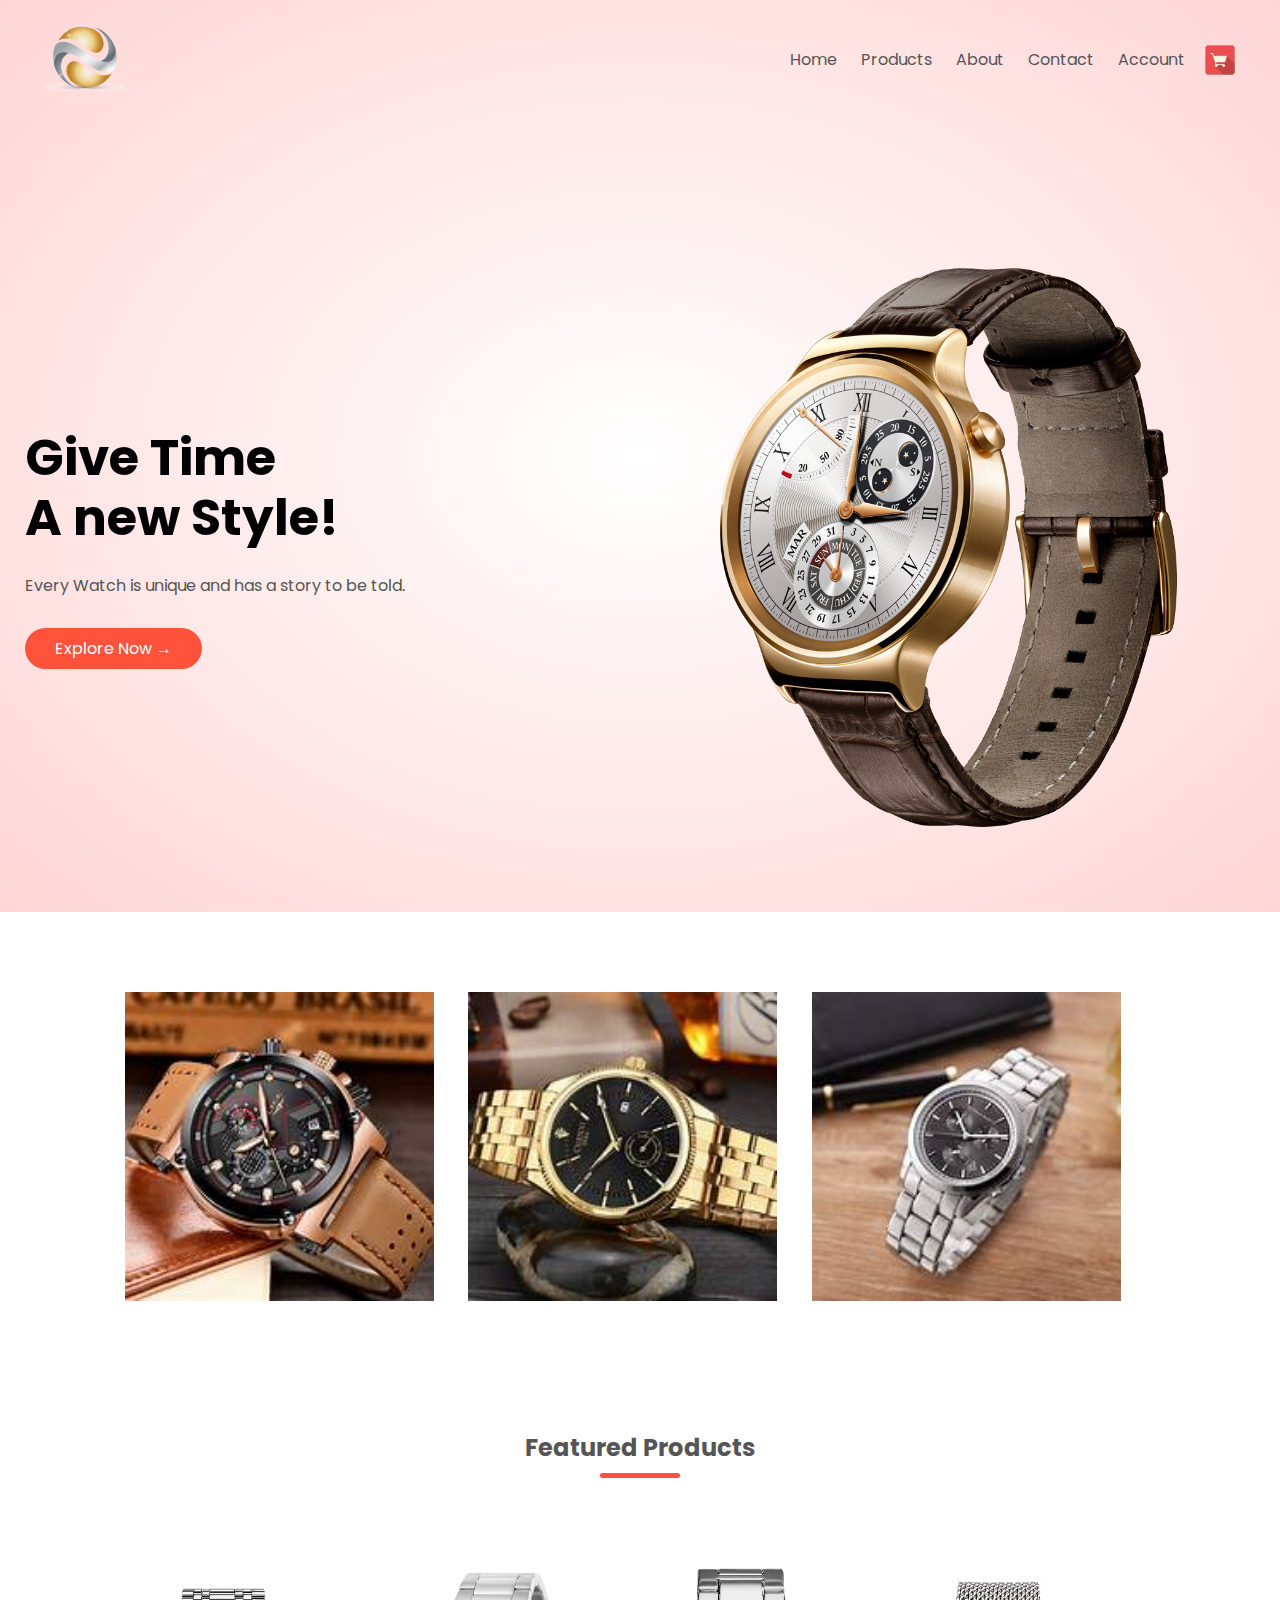
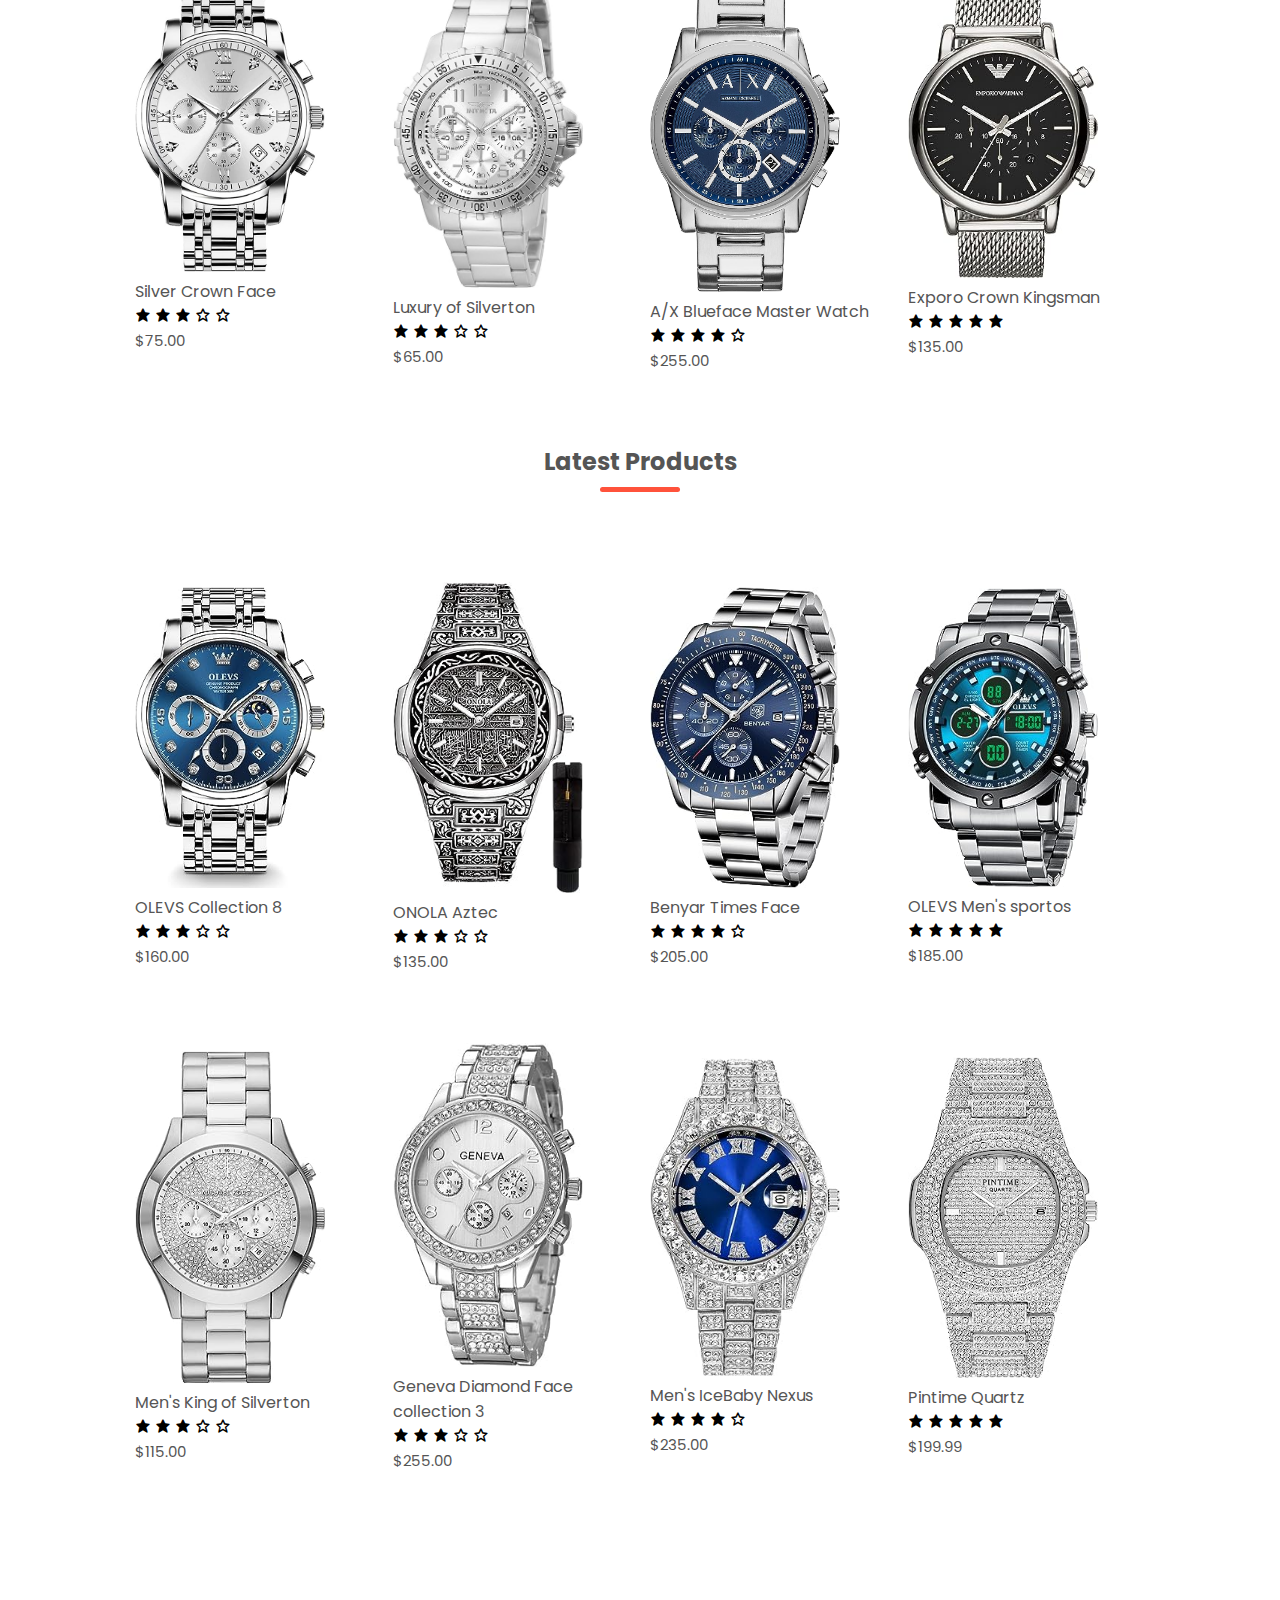
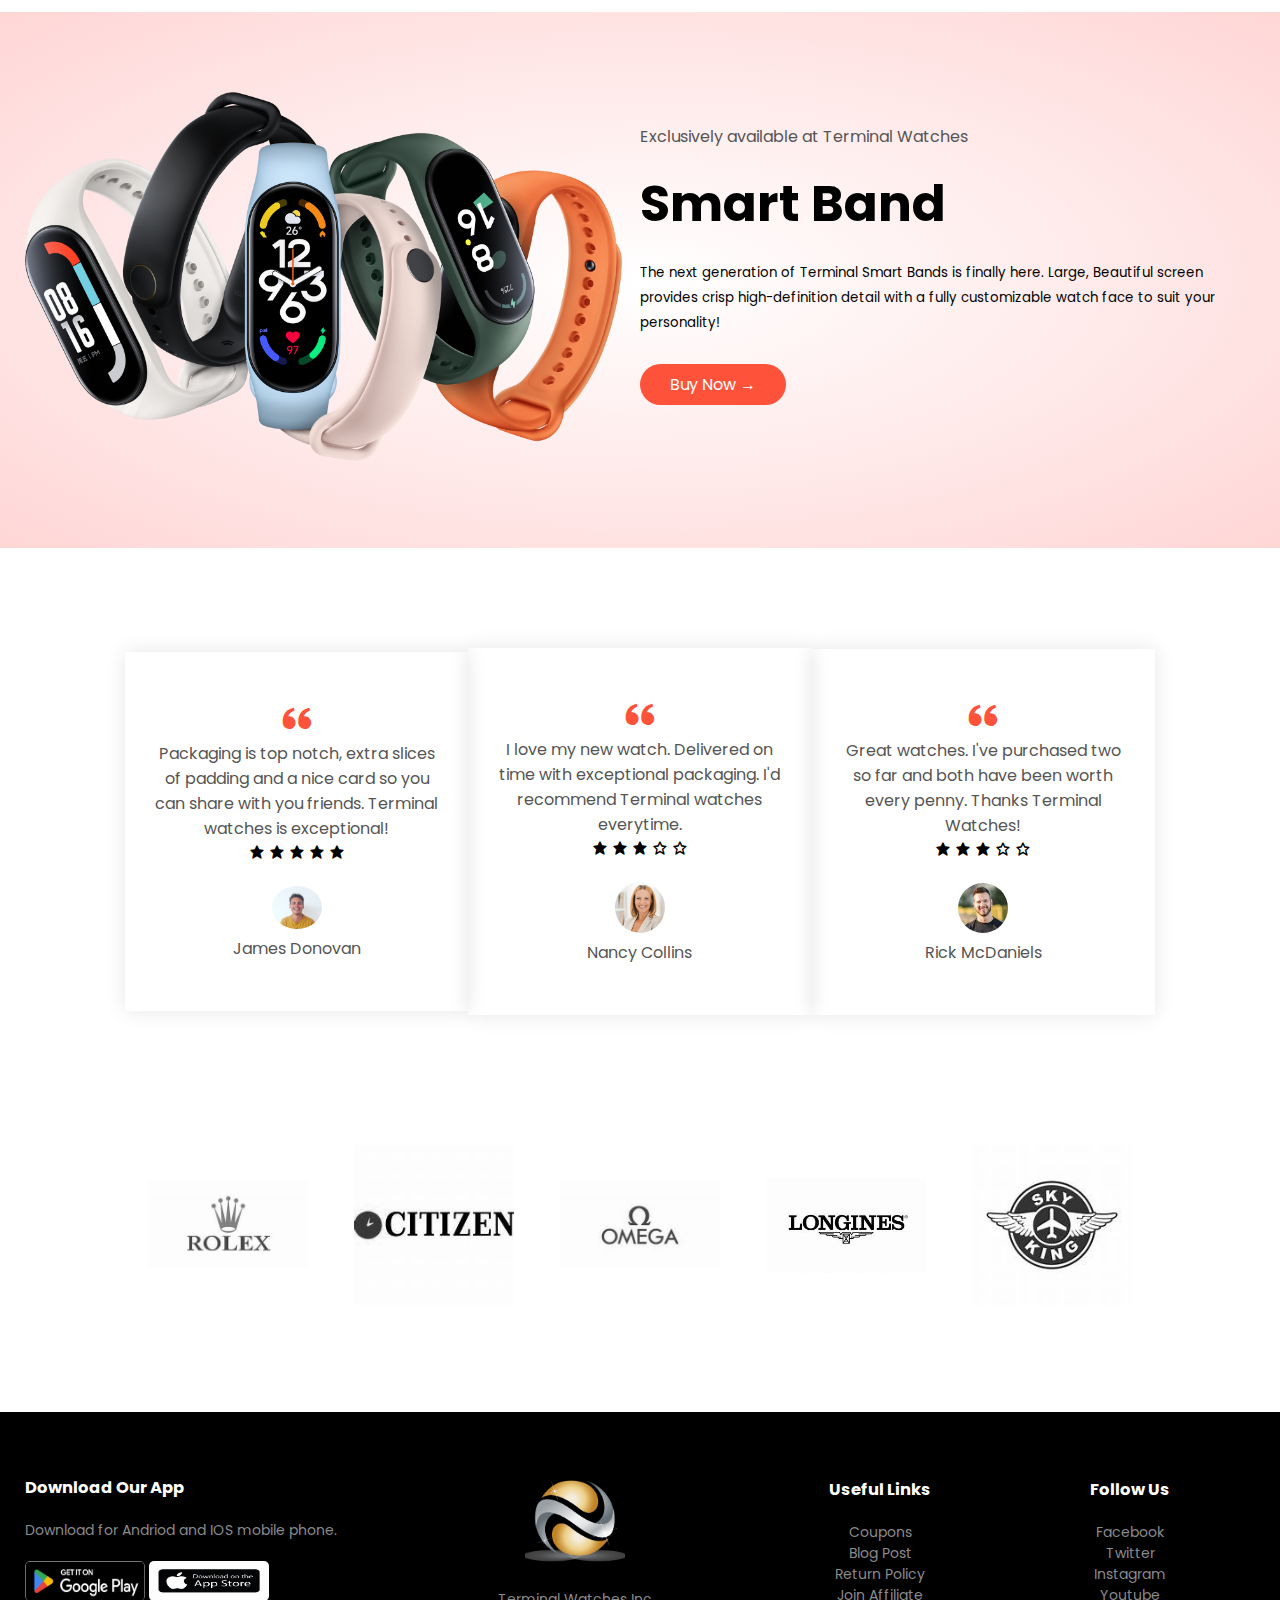
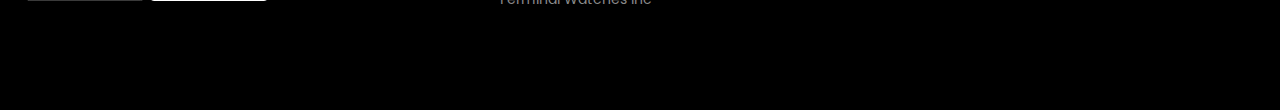
<file: index.html>
<!DOCTYPE html>
<html lang="en">
<head>
    <meta charset="UTF-8">
    <meta name = "viewport" content="width=device-width, initial-scale=1.0">
    <title>Shopping</title>
    <link rel="stylesheet" href="style.css">
    <link rel="stylesheet"  href='https://unpkg.com/boxicons@2.1.4/css/boxicons.min.css'>
</head>
<body>
    <div class ="header">
    <div class = "container">
    <div class ="navbar">
        <div class="logo">
            <img src ="images/logo.png" width="80px">
      
     </div>
     <nav>
        <ul id ="MenuItems">
            <li><a href="Ecommerce.html">Home</a></li>
            <li><a href="Products.html">Products</a></li>
            <li><a href="">About</a></li>
            <li><a href="">Contact</a></li>
            <li><a href="">Account</a></li>
            
        </ul>
     </nav>
    <img src ="images/cart.jpg" width = " 30px" height = "30px">
     <img src ="images/menu.png" class ="menu" onclick = "menutoggle()">
    </div>
    <div class ="row">
        <div class="col-2">
            <h1>Give Time <br> A new Style! </h1>
            <p>Every Watch is unique and has a story to be told.
            </p>
            <a href="" class ="btn">Explore Now &#8594 </a>
        </div>
        <div class="col-2">
            <img src = "images/image1.png">
        </div>
    </div>
    </div>
</div>


<!--------------------------------------features-->
<div class = "categories">
    <div class = "small-container">
    <div class="row">
    <div class="col-3">
    <img src = "images/cat1.jpg">
    </div>
    <div class="col-3">
        <img src = "images/cat2.jpg">
    </div>
    <div class="col-3">
        <img src = "images/cat3.jpg">
    </div>
</div>
</div>
</div>
    
<!-------------------feature products--------->
<div class ="small-container">
    <h2 class = "title">Featured Products</h2>
    <div class="row">
    <div class = "col-4">
      <a href ="ProductDetails2.html">  <img src="images/product-1.jpg"></a>
        <h4>Silver Crown Face</h4>
        <div class="rating">
            <i class='bx bxs-star' ></i>
            <i class='bx bxs-star' ></i>
            <i class='bx bxs-star' ></i>
            <i class='bx bx-star'></i>
            <i class='bx bx-star'></i>
        </div>
        <p>$75.00</p>
    </div>
    <div class = "col-4">
        <img src="images/product-2.jpg">
        <h4>Luxury of Silverton</h4>
        <div class="rating">
            <i class='bx bxs-star' ></i>
            <i class='bx bxs-star' ></i>
            <i class='bx bxs-star' ></i>
            <i class='bx bx-star'></i>
            <i class='bx bx-star'></i>
        </div>
        <p>$65.00</p>
    </div>
    <div class = "col-4">
        <img src="images/product-3.jpg">
        <h4>A/X Blueface Master Watch</h4>
        <div class="rating">
            <i class='bx bxs-star' ></i>
            <i class='bx bxs-star' ></i>
            <i class='bx bxs-star' ></i>
            <i class='bx bxs-star' ></i>
            <i class='bx bx-star'></i>
        </div>
        <p>$255.00</p>
    </div>
    <div class = "col-4">
        <img src="images/product-4.jpg">
      <br>  <h4>Exporo Crown Kingsman</h4>
        <div class="rating">
            <i class='bx bxs-star' ></i>
            <i class='bx bxs-star' ></i>
            <i class='bx bxs-star' ></i>
            <i class='bx bxs-star' ></i>
            <i class='bx bxs-star' ></i>
        </div>
        <p>$135.00</p>
    </div>
</div>
<h2 class = "title">Latest Products</h2>
<div class="row">
    <div class = "col-4">
       <a href ="ProductDetails.html"> <img src="images/product-5.jpg"></a>
        <h4>OLEVS Collection 8</h4>
        <div class="rating">
            <i class='bx bxs-star' ></i>
            <i class='bx bxs-star' ></i>
            <i class='bx bxs-star' ></i>
            <i class='bx bx-star'></i>
            <i class='bx bx-star'></i>
        </div>
        <p>$160.00</p>
    </div>
    <div class = "col-4">
        <img src="images/product-6.jpg">
        <h4>ONOLA Aztec</h4>
        <div class="rating">
            <i class='bx bxs-star' ></i>
            <i class='bx bxs-star' ></i>
            <i class='bx bxs-star' ></i>
            <i class='bx bx-star'></i>
            <i class='bx bx-star'></i>
        </div>
        <p>$135.00</p>
    </div>
    <div class = "col-4">
        <img src="images/product-7.jpg">
        <h4>Benyar Times Face</h4>
        <div class="rating">
            <i class='bx bxs-star' ></i>
            <i class='bx bxs-star' ></i>
            <i class='bx bxs-star' ></i>
            <i class='bx bxs-star' ></i>
            <i class='bx bx-star'></i>
        </div>
        <p>$205.00</p>
    </div>
    <div class = "col-4">
        <img src="images/product-8.jpg">
        <h4>OLEVS Men's sportos</h4>
        <div class="rating">
            <i class='bx bxs-star' ></i>
            <i class='bx bxs-star' ></i>
            <i class='bx bxs-star' ></i>
            <i class='bx bxs-star' ></i>
            <i class='bx bxs-star' ></i>
        </div>
        <p>$185.00</p>
    </div>
</div>
<div class="row">
    <div class = "col-4">
        <img src="images/product-9.jpg">
        <h4>Men's King of Silverton</h4>
        <div class="rating">
            <i class='bx bxs-star' ></i>
            <i class='bx bxs-star' ></i>
            <i class='bx bxs-star' ></i>
            <i class='bx bx-star'></i>
            <i class='bx bx-star'></i>
        </div>
        <p>$115.00</p>
    </div>
    <div class = "col-4">
        <img src="images/product-10.jpg">
        <h4>Geneva Diamond Face collection 3</h4>
        <div class="rating">
            <i class='bx bxs-star' ></i>
            <i class='bx bxs-star' ></i>
            <i class='bx bxs-star' ></i>
            <i class='bx bx-star'></i>
            <i class='bx bx-star'></i>
        </div>
        <p>$255.00</p>
    </div>
    <div class = "col-4">
        <img src="images/product-11.jpg">
        <h4>Men's IceBaby Nexus</h4>
        <div class="rating">
            <i class='bx bxs-star' ></i>
            <i class='bx bxs-star' ></i>
            <i class='bx bxs-star' ></i>
            <i class='bx bxs-star' ></i>
            <i class='bx bx-star'></i>
        </div>
        <p>$235.00</p>
    </div>
    <div class = "col-4">
        <img src="images/product-12.jpg">
        <h4>Pintime Quartz</h4>
        <div class="rating">
            <i class='bx bxs-star' ></i>
            <i class='bx bxs-star' ></i>
            <i class='bx bxs-star' ></i>
            <i class='bx bxs-star' ></i>
            <i class='bx bxs-star' ></i>
        </div>
        <p>$199.99</p>
    </div>
</div>
</div>


<!------------offer---------------------->
<div class="offer">
    <div class="small container">
        <div class="row">
            <div class="col-2">
                <img src ="images/exclusive.png" class =" offer-img" width ="97%">
            </div>
            <div class ="col-2">
                <p> Exclusively available at Terminal Watches</p>
                <h1>Smart Band</h1>
                <small>The next generation of Terminal Smart Bands is finally here.
                Large, Beautiful screen provides crisp high-definition detail with a fully customizable 
                watch face to suit your personality!<br>
                </small>
                <a href=""  class ="btn">Buy Now &#8594;</a>
            </div>
        </div>
    </div>
</div>

<!-------------Testimonial-------->
<div class = "testimonial">
    <div class ="small-container">
        <div class="row">
        <div class = "col-3">
            <i class='bx bxs-quote-alt-left' ></i>
            <p>Packaging is top notch, extra slices of padding and a nice card so you can share with you friends.
 Terminal watches is exceptional!
            </p>
            <div class="rating">
                <i class='bx bxs-star' ></i>
                <i class='bx bxs-star' ></i>
                <i class='bx bxs-star' ></i>
                <i class='bx bxs-star'></i>
                <i class='bx bxs-star'></i>
            </div>
            <img src="images/user-1.png">
            <h4>James Donovan</h4>
        </div>
        <div class = "col-3">
            <i class='bx bxs-quote-alt-left' ></i>
            <p> I love my new watch. Delivered on time with exceptional packaging. I'd recommend Terminal watches everytime.
            </p>
            <div class="rating">
                <i class='bx bxs-star' ></i>
                <i class='bx bxs-star' ></i>
                <i class='bx bxs-star' ></i>
                <i class='bx bx-star'></i>
                <i class='bx bx-star'></i>
            </div>
            <img src="images/user-2.jpg">
            <h4>Nancy Collins</h4>
        </div>
        <div class = "col-3">
            <i class='bx bxs-quote-alt-left' ></i>
            <p>Great watches. I've purchased two so far and both have been worth every penny. Thanks Terminal Watches!
            <div class="rating">
                <i class='bx bxs-star' ></i>
                <i class='bx bxs-star' ></i>
                <i class='bx bxs-star' ></i>
                <i class='bx bx-star'></i>
                <i class='bx bx-star'></i>
            </div>
            <img src="images/user-3.jpg"  >
            <h4>Rick McDaniels</h4>
        </div>
    </div>
    </div>
    </div>

    <!-----------------Brands---------->
    <div class ="brands">
        <div class="small-container">
            <div class="row">
                <div class="col-5">
                    <img src ="images/logo1.jpg">
                </div>
                <div class="col-5">
                    <img src ="images/logo2.jpg">
                </div>
                <div class="col-5">
                    <img src ="images/logo3.jpg">
                </div>
                <div class="col-5">
                    <img src ="images/logo4.jpg">
                </div>
                <div class="col-5">
                    <img src ="images/logo5.jpg">
                </div>
            </div>
        </div>
    </div>


    <!---------------footer----------------->
    <div class="footer">
    <div class = "container">
        <div class = "row">
            <div class ="footer-col-1">
                <h3>Download Our App</h3>
                <p>Download for Andriod and IOS mobile phone.</p>
                <div class ="app-logo">
                    <img src ="images/app-logo.png">
                    <img src ="images/app-store2.jpg">
                </div>
            </div>
          
            <div class ="footer-col-2">
                <img src ="images/logo.png">
                <p>Terminal Watches Inc</p>
            </div>
       
            <div class ="footer-col-3">
                <h3>Useful Links</h3>
                <ul>
                    <li>Coupons</li>
                    <li>Blog Post</li>
                    <li>Return Policy</li>
                    <li> Join Affiliate</li>
                </ul>
            </div>
            <div class ="footer-col-4">
                <h3>Follow Us</h3>
                <ul>
                    <li>Facebook</li>
                    <li>Twitter</li>
                    <li>Instagram</li>
                    <li>Youtube</li>
                </ul>
            </div>
        </div>
        </div>
    </div>


    <script>
        var MenuItems = document.getElementById("MenuItems");

        MenuItems.style.maxHeight = "0px";

        function menutoggle(){
            if(MenuItems.style.maxHeight == "0px")
            {
                MenuItems.style.maxHeight = "200px";
            }
            else
            {
                MenuItems.style.maxHeight ="0px";
            }
        }
    </script>
   

</body>



</html>
</file>
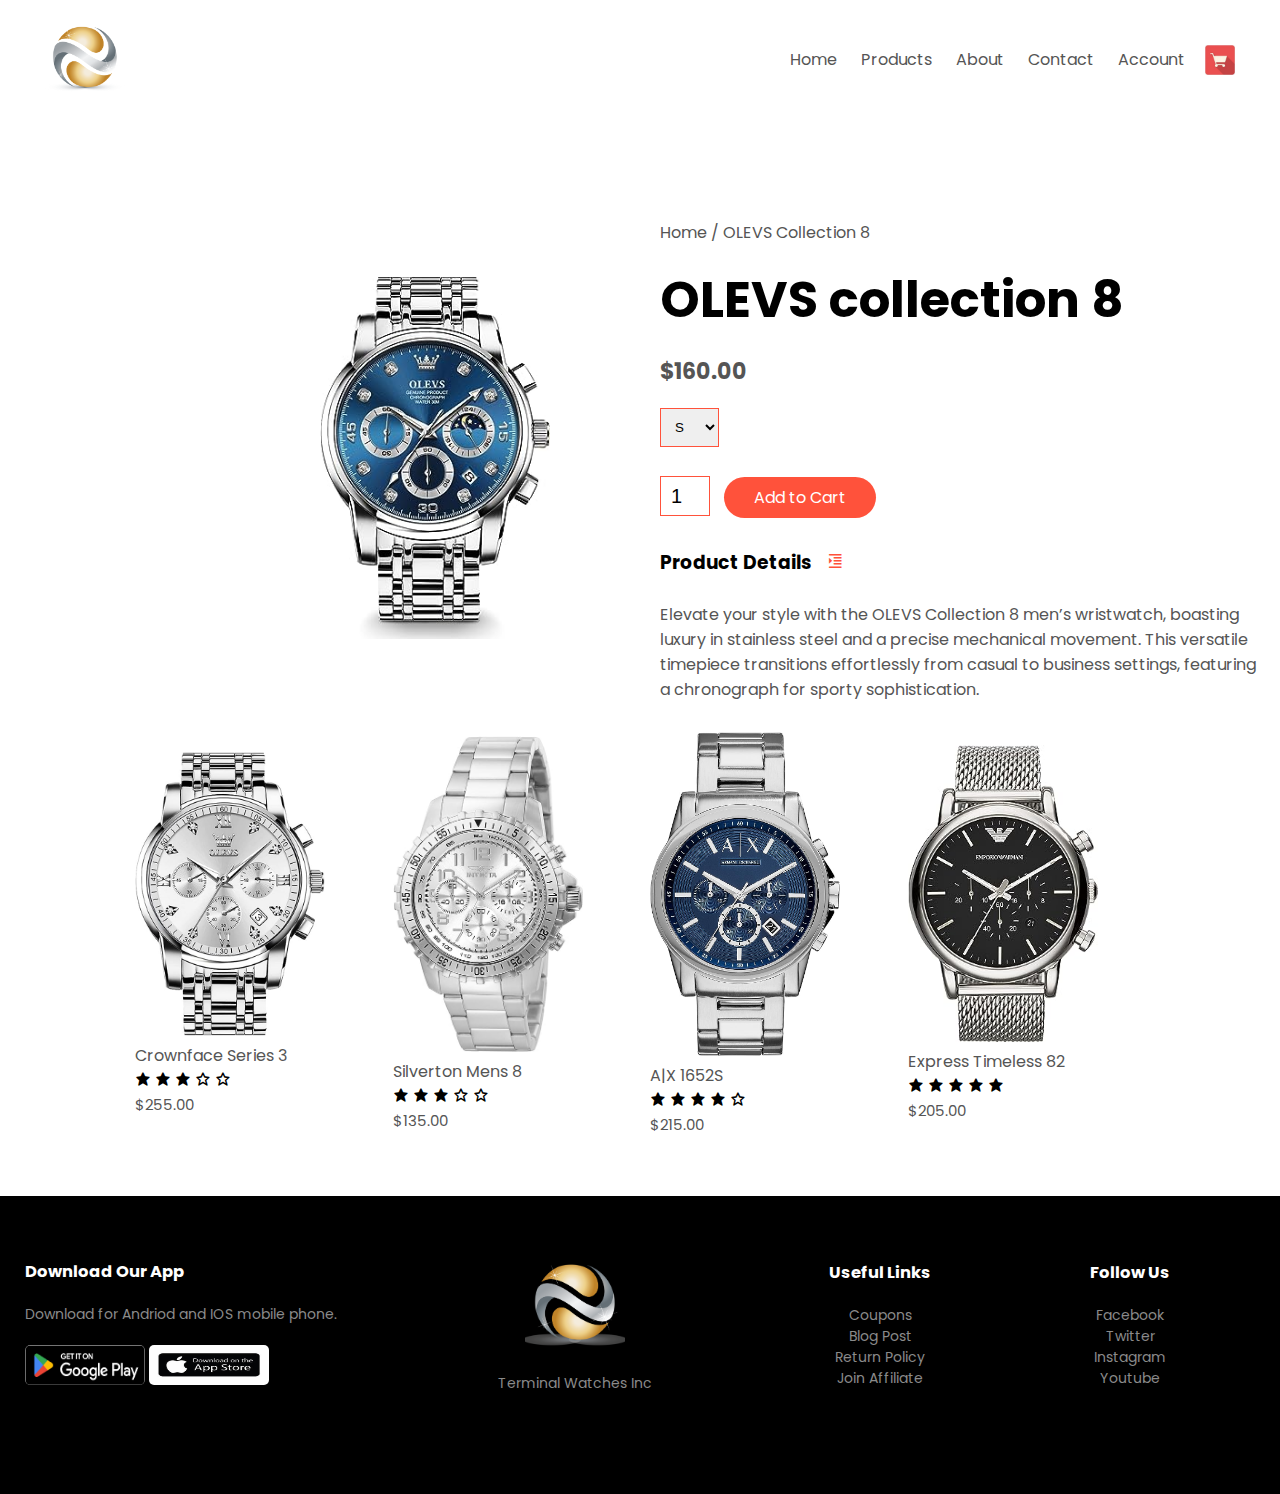
<file: ProductDetails.html>
<!DOCTYPE html>
<html lang="en">
<head>
    <meta charset="UTF-8">
    <meta name = "viewport" content="width=device-width, initial-scale=1.0">
    <title>Products</title>
    <link rel="stylesheet" href="style.css">
    <link rel="stylesheet"  href='https://unpkg.com/boxicons@2.1.4/css/boxicons.min.css'>
</head>
<body>
    
    <div class = "container">
    <div class ="navbar">
        <div class="logo">
            <img src ="images/logo.png" width="80px">
      
     </div>
     <nav>
        <ul id ="MenuItems">
            <li><a href="Ecommerce.html">Home</a></li>
            <li><a href="Products.html">Products</a></li>
            <li><a href="">About</a></li>
            <li><a href="">Contact</a></li>
            <li><a href="">Account</a></li>
            
        </ul>
     </nav>
     <img src ="images/cart.jpg" width = " 30px" height = "30px">
     <img src ="images/menu.png" class ="menu" onclick = "menutoggle()">
    </div>
</div>
    


<!-----------single product------------>
<div class = "small-Container single-product">
    <div class = "row">
        <div class = "col-2">
            <img src = "images/product-5.jpg" width ="50%" >
        </div>
        <div class = "col-2">
           <p>Home / OLEVS Collection 8</p> 
           <h1>OLEVS collection 8</h1>
           <h4>$160.00</h4>
           <select>
            <option>S</option>
            <option>M</option>
            <option>L</option>
            <option>XL</option>
           </select>
           <input type="number" value ="1">
           <a href ="" class = "btn"> Add to Cart</a>
           <h3>Product Details <i class='bx bx-right-indent'></i></h3>
           <br>
           <p>Elevate your style with the OLEVS Collection 8 men’s wristwatch, boasting luxury in stainless steel 
   and a precise mechanical movement. This versatile timepiece transitions effortlessly from casual
    to business settings, featuring a chronograph for sporty sophistication.</p>
        </div>
    </div>
</div>
    

<div class ="small-container">
    
    <div class="row">
    <div class = "col-4">
        <img src="images/product-1.jpg">
        <h4>Crownface Series 3</h4>
        <div class="rating">
            <i class='bx bxs-star' ></i>
            <i class='bx bxs-star' ></i>
            <i class='bx bxs-star' ></i>
            <i class='bx bx-star'></i>
            <i class='bx bx-star'></i>
        </div>
        <p>$255.00</p>
    </div>
    <div class = "col-4">
        <img src="images/product-2.jpg">
        <h4>Silverton Mens 8</h4>
        <div class="rating">
            <i class='bx bxs-star' ></i>
            <i class='bx bxs-star' ></i>
            <i class='bx bxs-star' ></i>
            <i class='bx bx-star'></i>
            <i class='bx bx-star'></i>
        </div>
        <p>$135.00</p>
    </div>
    <div class = "col-4">
        <img src="images/product-3.jpg">
        <h4>A|X 1652S</h4>
        <div class="rating">
            <i class='bx bxs-star' ></i>
            <i class='bx bxs-star' ></i>
            <i class='bx bxs-star' ></i>
            <i class='bx bxs-star' ></i>
            <i class='bx bx-star'></i>
        </div>
        <p>$215.00</p>
    </div>
    <div class = "col-4">
        <img src="images/product-4.jpg">
        <h4>Express Timeless 82</h4>
        <div class="rating">
            <i class='bx bxs-star' ></i>
            <i class='bx bxs-star' ></i>
            <i class='bx bxs-star' ></i>
            <i class='bx bxs-star' ></i>
            <i class='bx bxs-star' ></i>
        </div>
        <p>$205.00</p>
    </div>
</div>

</div>


    <!---------------footer----------------->
    <div class="footer">
    <div class = "container">
        <div class = "row">
            <div class ="footer-col-1">
                <h3>Download Our App</h3>
                <p>Download for Andriod and IOS mobile phone.</p>
                <div class ="app-logo">
                    <img src ="images/app-logo.png">
                    <img src ="images/app-store2.jpg">
                </div>
            </div>
          
            <div class ="footer-col-2">
                <img src ="images/logo.png">
                <p>Terminal Watches Inc</p>
            </div>
       
            <div class ="footer-col-3">
                <h3>Useful Links</h3>
                <ul>
                    <li>Coupons</li>
                    <li>Blog Post</li>
                    <li>Return Policy</li>
                    <li>Join Affiliate</li>
                </ul>
            </div>
            <div class ="footer-col-4">
                <h3>Follow Us</h3>
                <ul>
                    <li>Facebook</li>
                    <li>Twitter</li>
                    <li>Instagram</li>
                    <li>Youtube</li>
                </ul>
            </div>
        </div>
        </div>
    </div>


    <script>
        var MenuItems = document.getElementById("MenuItems");

        MenuItems.style.maxHeight = "0px";

        function menutoggle(){
            if(MenuItems.style.maxHeight == "0px")
            {
                MenuItems.style.maxHeight = "200px";
            }
            else
            {
                MenuItems.style.maxHeight ="0px";
            }
        }
    </script>
   

</body>



</html>
</file>
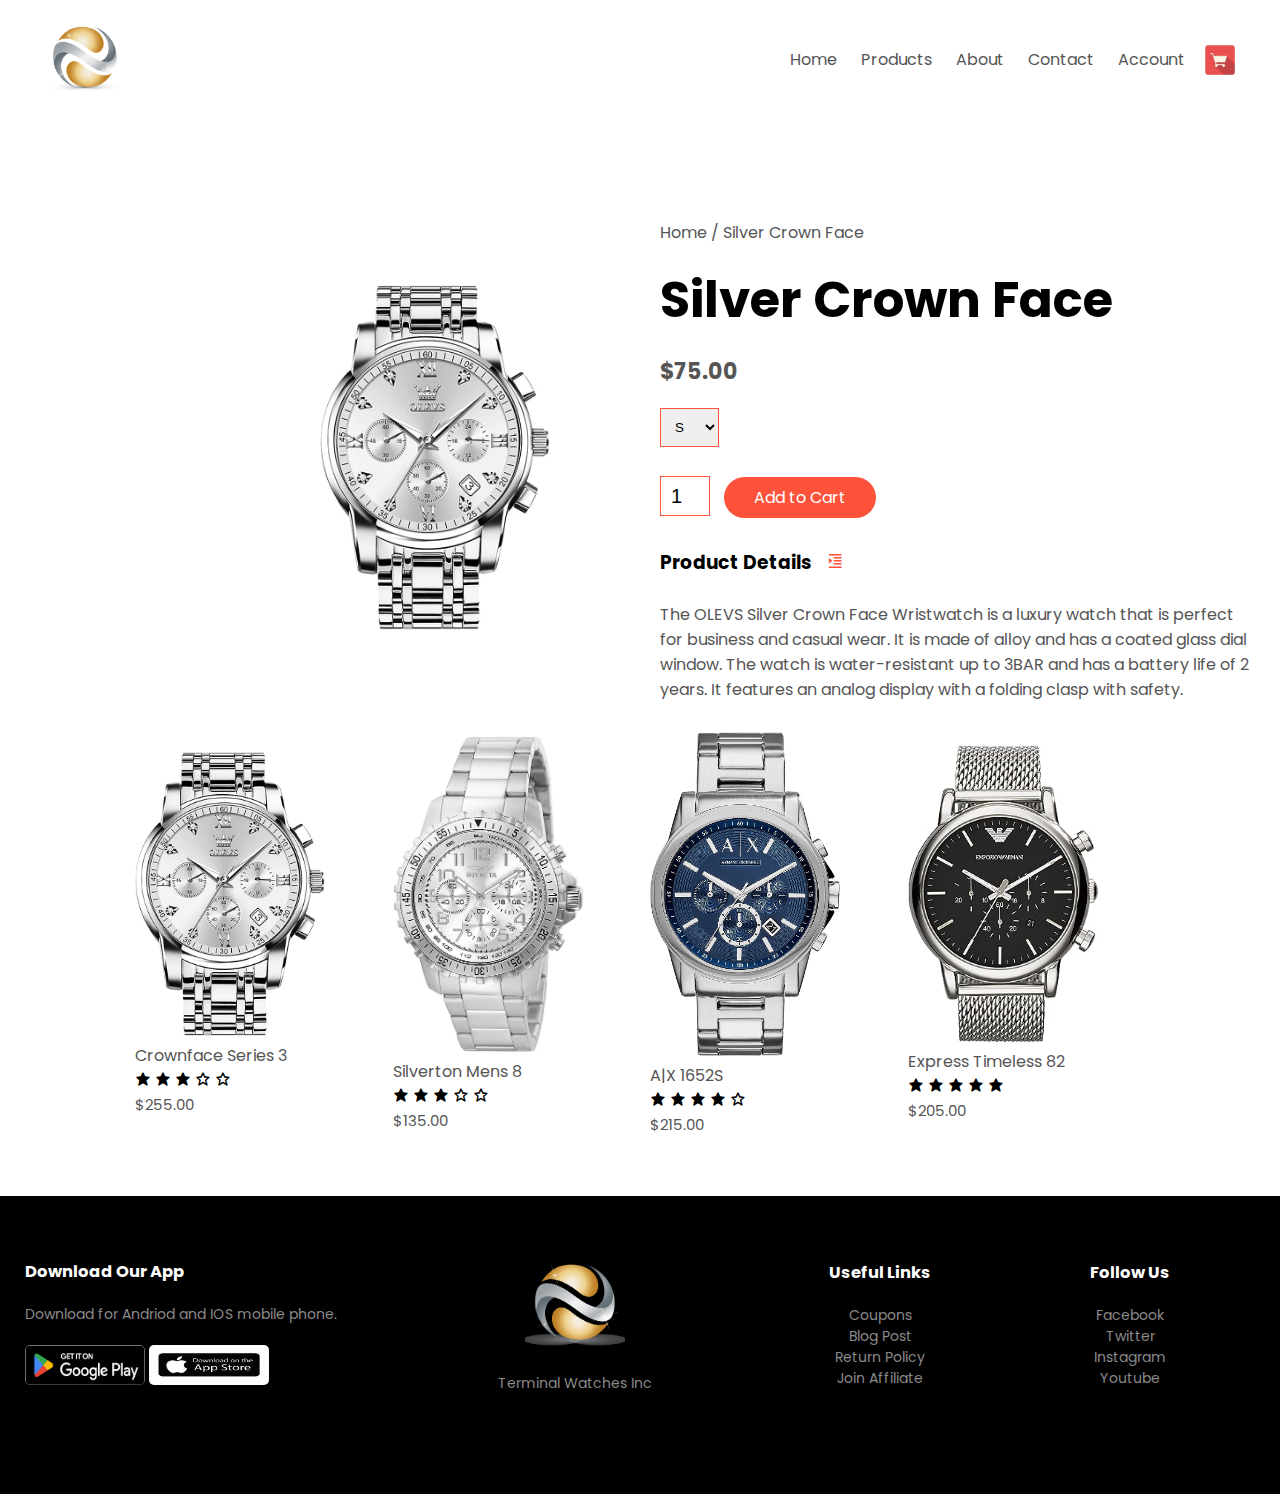
<file: ProductDetails2.html>
<!DOCTYPE html>
<html lang="en">
<head>
    <meta charset="UTF-8">
    <meta name = "viewport" content="width=device-width, initial-scale=1.0">
    <title>Products</title>
    <link rel="stylesheet" href="style.css">
    <link rel="stylesheet"  href='https://unpkg.com/boxicons@2.1.4/css/boxicons.min.css'>
</head>
<body>
    
    <div class = "container">
    <div class ="navbar">
        <div class="logo">
            <img src ="images/logo.png" width="80px">
      
     </div>
     <nav>
        <ul id ="MenuItems">
            <li><a href="Ecommerce.html">Home</a></li>
            <li><a href="Products.html">Products</a></li>
            <li><a href="">About</a></li>
            <li><a href="">Contact</a></li>
            <li><a href="">Account</a></li>
            
        </ul>
     </nav>
     <img src ="images/cart.jpg" width = " 30px" height = "30px">
     <img src ="images/menu.png" class ="menu" onclick = "menutoggle()">
    </div>
</div>
    


<!-----------single product------------>
<div class = "small-Container single-product">
    <div class = "row">
        <div class = "col-2">
            <img src = "images/product-1.jpg" width ="50%" >
        </div>
        <div class = "col-2">
           <p>Home / Silver Crown Face</p> 
           <h1>Silver Crown Face</h1>
           <h4>$75.00</h4>
           <select>
            <option>S</option>
            <option>M</option>
            <option>L</option>
            <option>XL</option>
           </select>
           <input type="number" value ="1">
           <a href ="" class = "btn"> Add to Cart</a>
           <h3>Product Details <i class='bx bx-right-indent'></i></h3>
           <br>
           <p>The OLEVS Silver Crown Face Wristwatch is a luxury watch that is perfect for business and casual wear. 
       It is made of alloy and has a coated glass dial window. The watch is water-resistant up to 3BAR and has a 
       battery life of 2 years. It features an analog display with a folding clasp with safety.</p>
        </div>
    </div>
</div>
    

<div class ="small-container">
    
    <div class="row">
    <div class = "col-4">
        <img src="images/product-1.jpg">
        <h4>Crownface Series 3</h4>
        <div class="rating">
            <i class='bx bxs-star' ></i>
            <i class='bx bxs-star' ></i>
            <i class='bx bxs-star' ></i>
            <i class='bx bx-star'></i>
            <i class='bx bx-star'></i>
        </div>
        <p>$255.00</p>
    </div>
    <div class = "col-4">
        <img src="images/product-2.jpg">
        <h4>Silverton Mens 8</h4>
        <div class="rating">
            <i class='bx bxs-star' ></i>
            <i class='bx bxs-star' ></i>
            <i class='bx bxs-star' ></i>
            <i class='bx bx-star'></i>
            <i class='bx bx-star'></i>
        </div>
        <p>$135.00</p>
    </div>
    <div class = "col-4">
        <img src="images/product-3.jpg">
        <h4>A|X 1652S</h4>
        <div class="rating">
            <i class='bx bxs-star' ></i>
            <i class='bx bxs-star' ></i>
            <i class='bx bxs-star' ></i>
            <i class='bx bxs-star' ></i>
            <i class='bx bx-star'></i>
        </div>
        <p>$215.00</p>
    </div>
    <div class = "col-4">
        <img src="images/product-4.jpg">
        <h4>Express Timeless 82</h4>
        <div class="rating">
            <i class='bx bxs-star' ></i>
            <i class='bx bxs-star' ></i>
            <i class='bx bxs-star' ></i>
            <i class='bx bxs-star' ></i>
            <i class='bx bxs-star' ></i>
        </div>
        <p>$205.00</p>
    </div>
</div>

</div>


    <!---------------footer----------------->
    <div class="footer">
    <div class = "container">
        <div class = "row">
            <div class ="footer-col-1">
                <h3>Download Our App</h3>
                <p>Download for Andriod and IOS mobile phone.</p>
                <div class ="app-logo">
                    <img src ="images/app-logo.png">
                    <img src ="images/app-store2.jpg">
                </div>
            </div>
          
            <div class ="footer-col-2">
                <img src ="images/logo.png">
                <p>Terminal Watches Inc</p>
            </div>
       
            <div class ="footer-col-3">
                <h3>Useful Links</h3>
                <ul>
                    <li>Coupons</li>
                    <li>Blog Post</li>
                    <li>Return Policy</li>
                    <li>Join Affiliate</li>
                </ul>
            </div>
            <div class ="footer-col-4">
                <h3>Follow Us</h3>
                <ul>
                    <li>Facebook</li>
                    <li>Twitter</li>
                    <li>Instagram</li>
                    <li>Youtube</li>
                </ul>
            </div>
        </div>
        </div>
    </div>


    <script>
        var MenuItems = document.getElementById("MenuItems");

        MenuItems.style.maxHeight = "0px";

        function menutoggle(){
            if(MenuItems.style.maxHeight == "0px")
            {
                MenuItems.style.maxHeight = "200px";
            }
            else
            {
                MenuItems.style.maxHeight ="0px";
            }
        }
    </script>
</file>
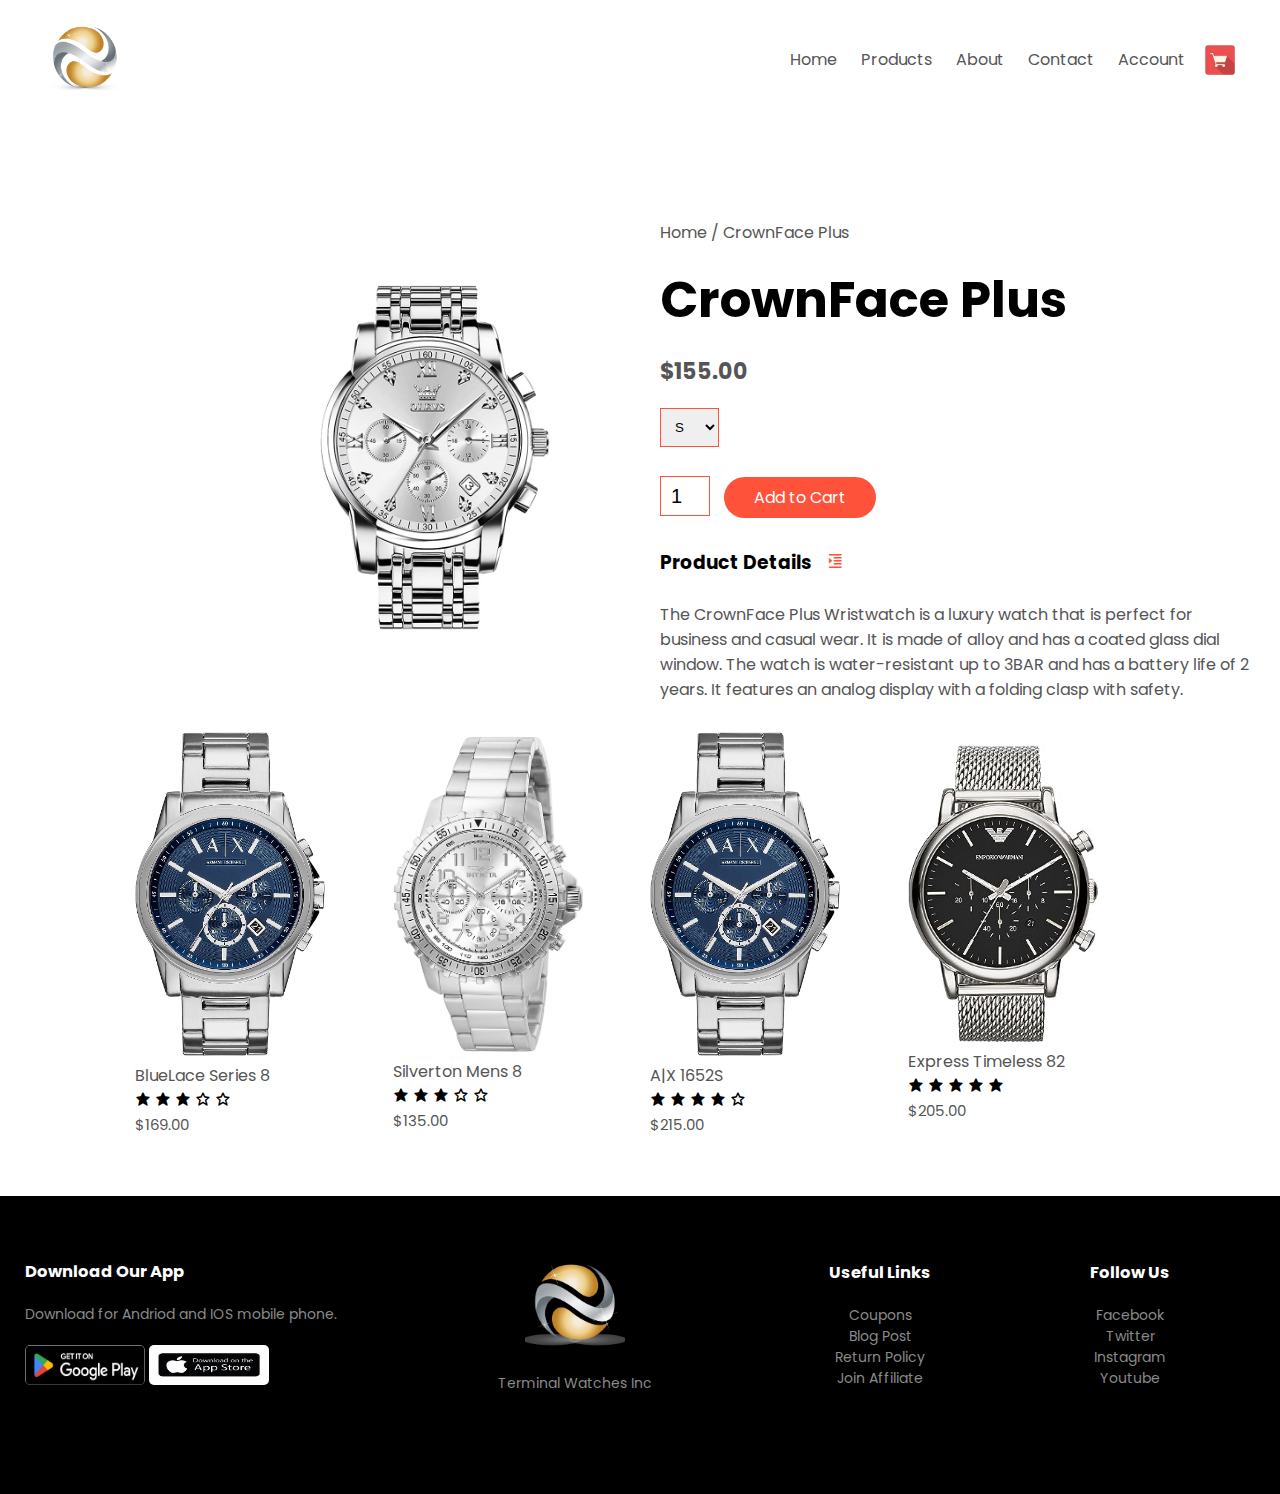
<file: ProductDetails3.html>
<!DOCTYPE html>
<html lang="en">
<head>
    <meta charset="UTF-8">
    <meta name = "viewport" content="width=device-width, initial-scale=1.0">
    <title>Products</title>
    <link rel="stylesheet" href="style.css">
    <link rel="stylesheet"  href='https://unpkg.com/boxicons@2.1.4/css/boxicons.min.css'>
</head>
<body>
    
    <div class = "container">
    <div class ="navbar">
        <div class="logo">
            <img src ="images/logo.png" width="80px">
      
     </div>
     <nav>
        <ul id ="MenuItems">
            <li><a href="Ecommerce.html">Home</a></li>
            <li><a href="Products.html">Products</a></li>
            <li><a href="">About</a></li>
            <li><a href="">Contact</a></li>
            <li><a href="">Account</a></li>
            
        </ul>
     </nav>
     <img src ="images/cart.jpg" width = " 30px" height = "30px">
     <img src ="images/menu.png" class ="menu" onclick = "menutoggle()">
    </div>
</div>
    


<!-----------single product------------>
<div class = "small-Container single-product">
    <div class = "row">
        <div class = "col-2">
            <img src = "images/product-1.jpg" width ="50%" >
        </div>
        <div class = "col-2">
           <p>Home / CrownFace Plus</p> 
           <h1>CrownFace Plus</h1>
           <h4>$155.00</h4>
           <select>
            <option>S</option>
            <option>M</option>
            <option>L</option>
            <option>XL</option>
           </select>
           <input type="number" value ="1">
           <a href ="" class = "btn"> Add to Cart</a>
           <h3>Product Details <i class='bx bx-right-indent'></i></h3>
           <br>
           <p>The CrownFace Plus Wristwatch is a luxury watch that is perfect for business and casual wear.
            It is made of alloy and has a coated glass dial window. 
            The watch is water-resistant up to 3BAR and has a battery life of 2 years. 
            It features an analog display with a folding clasp with safety.</p>
        </div>
    </div>
</div>
    

<div class ="small-container">
    
    <div class="row">
    <div class = "col-4">
        <img src="images/product-3.jpg">
        <h4>BlueLace Series 8</h4>
        <div class="rating">
            <i class='bx bxs-star' ></i>
            <i class='bx bxs-star' ></i>
            <i class='bx bxs-star' ></i>
            <i class='bx bx-star'></i>
            <i class='bx bx-star'></i>
        </div>
        <p>$169.00</p>
    </div>
    <div class = "col-4">
        <img src="images/product-2.jpg">
        <h4>Silverton Mens 8</h4>
        <div class="rating">
            <i class='bx bxs-star' ></i>
            <i class='bx bxs-star' ></i>
            <i class='bx bxs-star' ></i>
            <i class='bx bx-star'></i>
            <i class='bx bx-star'></i>
        </div>
        <p>$135.00</p>
    </div>
    <div class = "col-4">
        <img src="images/product-3.jpg">
        <h4>A|X 1652S</h4>
        <div class="rating">
            <i class='bx bxs-star' ></i>
            <i class='bx bxs-star' ></i>
            <i class='bx bxs-star' ></i>
            <i class='bx bxs-star' ></i>
            <i class='bx bx-star'></i>
        </div>
        <p>$215.00</p>
    </div>
    <div class = "col-4">
        <img src="images/product-4.jpg">
        <h4>Express Timeless 82</h4>
        <div class="rating">
            <i class='bx bxs-star' ></i>
            <i class='bx bxs-star' ></i>
            <i class='bx bxs-star' ></i>
            <i class='bx bxs-star' ></i>
            <i class='bx bxs-star' ></i>
        </div>
        <p>$205.00</p>
    </div>
</div>

</div>


    <!---------------footer----------------->
    <div class="footer">
    <div class = "container">
        <div class = "row">
            <div class ="footer-col-1">
                <h3>Download Our App</h3>
                <p>Download for Andriod and IOS mobile phone.</p>
                <div class ="app-logo">
                    <img src ="images/app-logo.png">
                    <img src ="images/app-store2.jpg">
                </div>
            </div>
          
            <div class ="footer-col-2">
                <img src ="images/logo.png">
                <p>Terminal Watches Inc</p>
            </div>
       
            <div class ="footer-col-3">
                <h3>Useful Links</h3>
                <ul>
                    <li>Coupons</li>
                    <li>Blog Post</li>
                    <li>Return Policy</li>
                    <li>Join Affiliate</li>
                </ul>
            </div>
            <div class ="footer-col-4">
                <h3>Follow Us</h3>
                <ul>
                    <li>Facebook</li>
                    <li>Twitter</li>
                    <li>Instagram</li>
                    <li>Youtube</li>
                </ul>
            </div>
        </div>
        </div>
    </div>


    <script>
        var MenuItems = document.getElementById("MenuItems");

        MenuItems.style.maxHeight = "0px";

        function menutoggle(){
            if(MenuItems.style.maxHeight == "0px")
            {
                MenuItems.style.maxHeight = "200px";
            }
            else
            {
                MenuItems.style.maxHeight ="0px";
            }
        }
    </script>
</file>
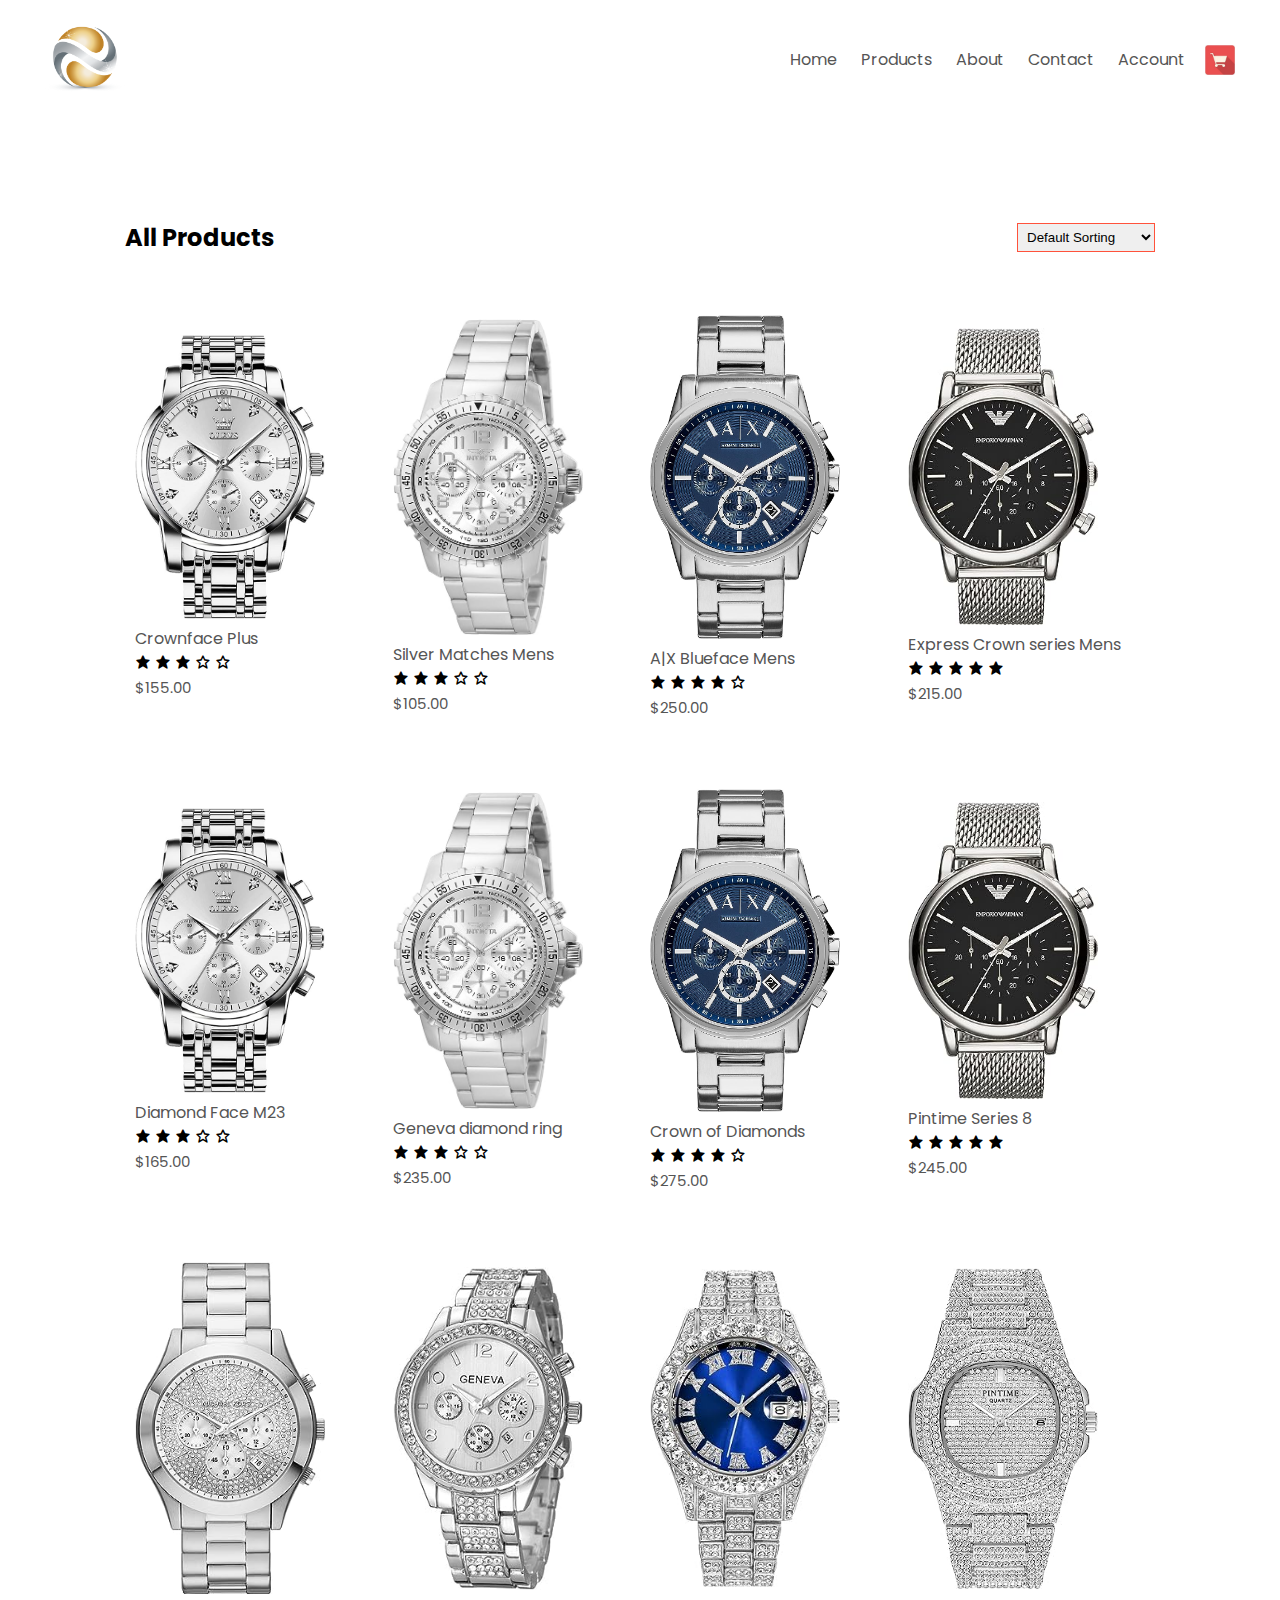
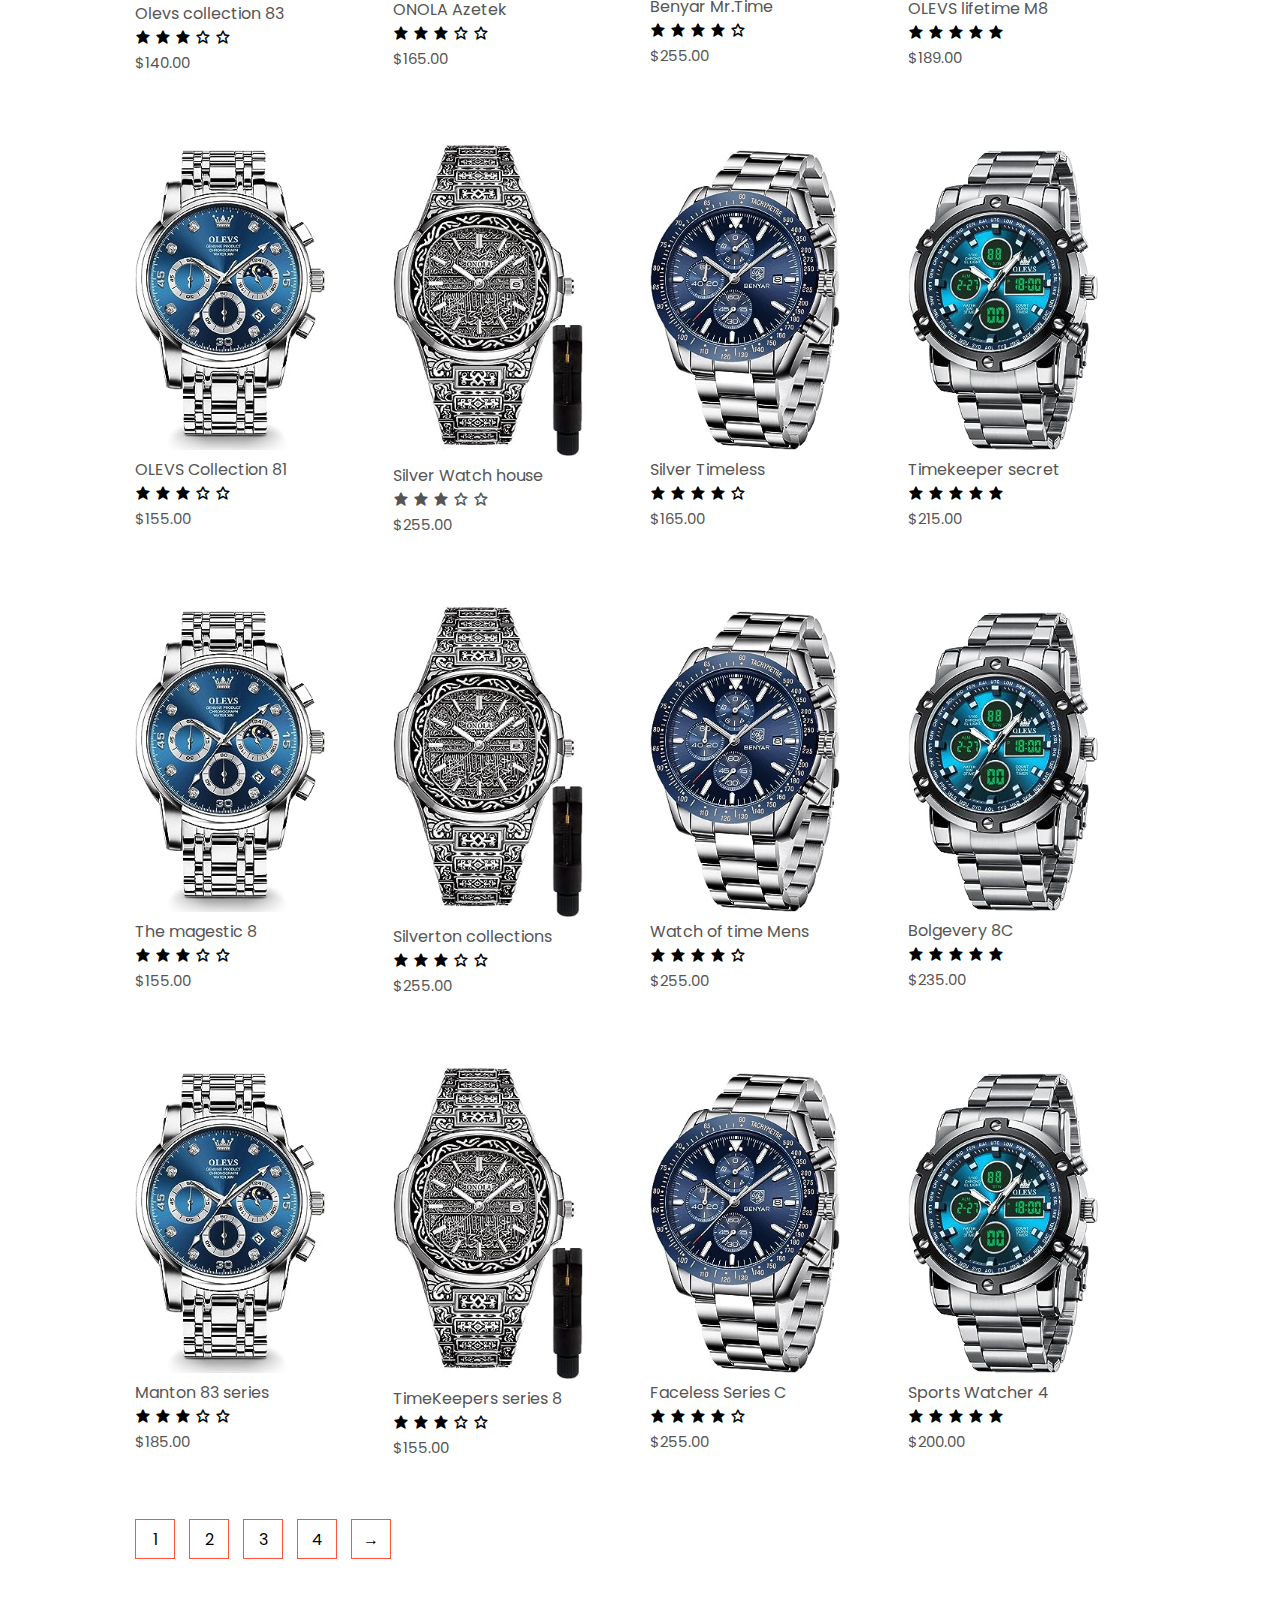
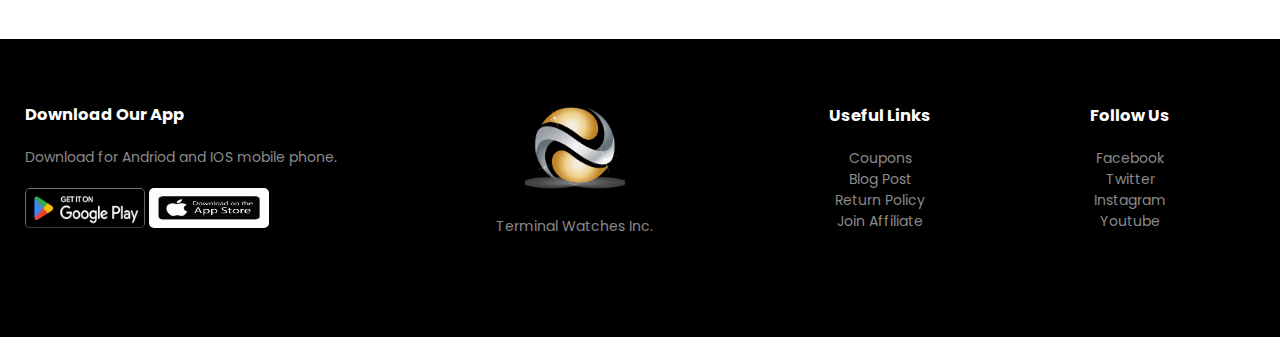
<file: Products.html>
<!DOCTYPE html>
<html lang="en">
<head>
    <meta charset="UTF-8">
    <meta name = "viewport" content="width=device-width, initial-scale=1.0">
    <title>Products</title>
    <link rel="stylesheet" href="style.css">
    <link rel="stylesheet"  href='https://unpkg.com/boxicons@2.1.4/css/boxicons.min.css'>
</head>
<body>
    
    <div class = "container">
    <div class ="navbar">
        <div class="logo">
            <img src ="images/logo.png" width="80px">
      
     </div>
     <nav>
        <ul id ="MenuItems">
            <li><a href="Ecommerce.html">Home</a></li>
            <li><a href="">Products</a></li>
            <li><a href="">About</a></li>
            <li><a href="">Contact</a></li>
            <li><a href="">Account</a></li>
            
        </ul>
     </nav>
     <img src ="images/cart.jpg" width = " 30px" height = "30px">
     <img src ="images/menu.png" class ="menu" onclick = "menutoggle()">
    </div>
   
    </div>




    

<div class ="small-container">
    <div class ="row row-2">
        <h2> All Products</h2>
        <select>
            <option>Default Sorting</option>
            <option>Sort by Price</option>
            <option>Sort by Popularity</option>
            <option>Sort by Rating</option>
            <option>Sort by Sale</option>

        </select>
    </div>
    <div class="row">
    <div class = "col-4">
         <a href ="ProductDetails3.html"> <img src="images/product-1.jpg"></a>
        <h4>Crownface Plus</h4>
        <div class="rating">
            <i class='bx bxs-star' ></i>
            <i class='bx bxs-star' ></i>
            <i class='bx bxs-star' ></i>
            <i class='bx bx-star'></i>
            <i class='bx bx-star'></i>
        </div>
        <p>$155.00</p>
    </div>
    <div class = "col-4">
        <img src="images/product-2.jpg">
        <h4>Silver Matches Mens</h4>
        <div class="rating">
            <i class='bx bxs-star' ></i>
            <i class='bx bxs-star' ></i>
            <i class='bx bxs-star' ></i>
            <i class='bx bx-star'></i>
            <i class='bx bx-star'></i>
        </div>
        <p>$105.00</p>
    </div>
    <div class = "col-4">
        <img src="images/product-3.jpg">
        <h4>A|X Blueface Mens</h4>
        <div class="rating">
            <i class='bx bxs-star' ></i>
            <i class='bx bxs-star' ></i>
            <i class='bx bxs-star' ></i>
            <i class='bx bxs-star' ></i>
            <i class='bx bx-star'></i>
        </div>
        <p>$250.00</p>
    </div>
    <div class = "col-4">
        <img src="images/product-4.jpg">
        <h4>Express Crown series Mens</h4>
        <div class="rating">
            <i class='bx bxs-star' ></i>
            <i class='bx bxs-star' ></i>
            <i class='bx bxs-star' ></i>
            <i class='bx bxs-star' ></i>
            <i class='bx bxs-star' ></i>
        </div>
        <p>$215.00</p>
    </div>
</div>
<div class="row">
    <div class = "col-4">
        <img src="images/product-1.jpg">
        <h4>Diamond Face M23</h4>
        <div class="rating">
            <i class='bx bxs-star' ></i>
            <i class='bx bxs-star' ></i>
            <i class='bx bxs-star' ></i>
            <i class='bx bx-star'></i>
            <i class='bx bx-star'></i>
        </div>
        <p>$165.00</p>
    </div>
    <div class = "col-4">
        <img src="images/product-2.jpg">
        <h4>Geneva diamond ring</h4>
        <div class="rating">
            <i class='bx bxs-star' ></i>
            <i class='bx bxs-star' ></i>
            <i class='bx bxs-star' ></i>
            <i class='bx bx-star'></i>
            <i class='bx bx-star'></i>
        </div>
        <p>$235.00</p>
    </div>
    <div class = "col-4">
        <img src="images/product-3.jpg">
        <h4>Crown of Diamonds</h4>
        <div class="rating">
            <i class='bx bxs-star' ></i>
            <i class='bx bxs-star' ></i>
            <i class='bx bxs-star' ></i>
            <i class='bx bxs-star' ></i>
            <i class='bx bx-star'></i>
        </div>
        <p>$275.00</p>
    </div>
    <div class = "col-4">
        <img src="images/product-4.jpg">
        <h4>Pintime Series 8</h4>
        <div class="rating">
            <i class='bx bxs-star' ></i>
            <i class='bx bxs-star' ></i>
            <i class='bx bxs-star' ></i>
            <i class='bx bxs-star' ></i>
            <i class='bx bxs-star' ></i>
        </div>
        <p>$245.00</p>
    </div>
</div>
<div class="row">
    <div class = "col-4">
        <img src="images/product-9.jpg">
        <h4>Olevs collection 83</h4>
        <div class="rating">
            <i class='bx bxs-star' ></i>
            <i class='bx bxs-star' ></i>
            <i class='bx bxs-star' ></i>
            <i class='bx bx-star'></i>
            <i class='bx bx-star'></i>
        </div>
        <p>$140.00</p>
    </div>
    <div class = "col-4">
        <img src="images/product-10.jpg">
        <h4>ONOLA Azetek </h4>
        <div class="rating">
            <i class='bx bxs-star' ></i>
            <i class='bx bxs-star' ></i>
            <i class='bx bxs-star' ></i>
            <i class='bx bx-star'></i>
            <i class='bx bx-star'></i>
        </div>
        <p>$165.00</p>
    </div>
    <div class = "col-4">
        <img src="images/product-11.jpg">
        <h4>Benyar Mr.Time</h4>
        <div class="rating">
            <i class='bx bxs-star' ></i>
            <i class='bx bxs-star' ></i>
            <i class='bx bxs-star' ></i>
            <i class='bx bxs-star' ></i>
            <i class='bx bx-star'></i>
        </div>
        <p>$255.00</p>
    </div>
    <div class = "col-4">
        <img src="images/product-12.jpg">
        <h4>OLEVS lifetime M8</h4>
        <div class="rating">
            <i class='bx bxs-star' ></i>
            <i class='bx bxs-star' ></i>
            <i class='bx bxs-star' ></i>
            <i class='bx bxs-star' ></i>
            <i class='bx bxs-star' ></i>
        </div>
        <p>$189.00</p>
    </div>
</div>
<div class="row">
    <div class = "col-4">
        <img src="images/product-5.jpg">
        <h4>OLEVS Collection 81</h4>
        <div class="rating">
            <i class='bx bxs-star' ></i>
            <i class='bx bxs-star' ></i>
            <i class='bx bxs-star' ></i>
            <i class='bx bx-star'></i>
            <i class='bx bx-star'></i>
        </div>
        <p>$155.00</p>
    </div>
    <div class = "col-4">
        <img src="images/product-6.jpg">
        <h4>Silver Watch house <h4>
      <div class="rating">
            <i class='bx bxs-star' ></i>
            <i class='bx bxs-star' ></i>
            <i class='bx bxs-star' ></i>
            <i class='bx bx-star'></i>
            <i class='bx bx-star'></i>
        </div>
        <p>$255.00</p>
    </div>
    <div class = "col-4">
        <img src="images/product-7.jpg">
        <h4>Silver Timeless</h4>
        <div class="rating">
            <i class='bx bxs-star' ></i>
            <i class='bx bxs-star' ></i>
            <i class='bx bxs-star' ></i>
            <i class='bx bxs-star' ></i>
            <i class='bx bx-star'></i>
        </div>
        <p>$165.00</p>
    </div>
    <div class = "col-4">
        <img src="images/product-8.jpg">
        <h4>Timekeeper secret</h4>
        <div class="rating">
            <i class='bx bxs-star' ></i>
            <i class='bx bxs-star' ></i>
            <i class='bx bxs-star' ></i>
            <i class='bx bxs-star' ></i>
            <i class='bx bxs-star' ></i>
        </div>
        <p>$215.00</p>
    </div>
</div>
<div class="row">
    <div class = "col-4">
        <img src="images/product-5.jpg">
        <h4>The magestic 8</h4>
        <div class="rating">
            <i class='bx bxs-star' ></i>
            <i class='bx bxs-star' ></i>
            <i class='bx bxs-star' ></i>
            <i class='bx bx-star'></i>
            <i class='bx bx-star'></i>
        </div>
        <p>$155.00</p>
    </div>
    <div class = "col-4">
        <img src="images/product-6.jpg">
        <h4>Silverton collections</h4>
        <div class="rating">
            <i class='bx bxs-star' ></i>
            <i class='bx bxs-star' ></i>
            <i class='bx bxs-star' ></i>
            <i class='bx bx-star'></i>
            <i class='bx bx-star'></i>
        </div>
        <p>$255.00</p>
    </div>
    <div class = "col-4">
        <img src="images/product-7.jpg">
        <h4>Watch of time Mens</h4>
        <div class="rating">
            <i class='bx bxs-star' ></i>
            <i class='bx bxs-star' ></i>
            <i class='bx bxs-star' ></i>
            <i class='bx bxs-star' ></i>
            <i class='bx bx-star'></i>
        </div>
        <p>$255.00</p>
    </div>
    <div class = "col-4">
        <img src="images/product-8.jpg">
        <h4>Bolgevery 8C</h4>
        <div class="rating">
            <i class='bx bxs-star' ></i>
            <i class='bx bxs-star' ></i>
            <i class='bx bxs-star' ></i>
            <i class='bx bxs-star' ></i>
            <i class='bx bxs-star' ></i>
        </div>
        <p>$235.00</p>
    </div>
</div>
<div class="row">
    <div class = "col-4">
        <img src="images/product-5.jpg">
        <h4>Manton 83 series</h4>
        <div class="rating">
            <i class='bx bxs-star' ></i>
            <i class='bx bxs-star' ></i>
            <i class='bx bxs-star' ></i>
            <i class='bx bx-star'></i>
            <i class='bx bx-star'></i>
        </div>
        <p>$185.00</p>
    </div>
    <div class = "col-4">
        <img src="images/product-6.jpg">
        <h4>TimeKeepers series 8</h4>
        <div class="rating">
            <i class='bx bxs-star' ></i>
            <i class='bx bxs-star' ></i>
            <i class='bx bxs-star' ></i>
            <i class='bx bx-star'></i>
            <i class='bx bx-star'></i>
        </div>
        <p>$155.00</p>
    </div>
    <div class = "col-4">
        <img src="images/product-7.jpg">
        <h4>Faceless Series C</h4>
        <div class="rating">
            <i class='bx bxs-star' ></i>
            <i class='bx bxs-star' ></i>
            <i class='bx bxs-star' ></i>
            <i class='bx bxs-star' ></i>
            <i class='bx bx-star'></i>
        </div>
        <p>$255.00</p>
    </div>
    <div class = "col-4">
        <img src="images/product-8.jpg">
        <h4>Sports Watcher 4</h4>
        <div class="rating">
            <i class='bx bxs-star' ></i>
            <i class='bx bxs-star' ></i>
            <i class='bx bxs-star' ></i>
            <i class='bx bxs-star' ></i>
            <i class='bx bxs-star' ></i>
        </div>
        <p>$200.00</p>
    </div>
</div>
<div class = "page-btn">
    <span>1</span>
    <span>2</span>
    <span>3</span>
    <span>4</span>
    <span>&#8594;</span>
</div>
</div>


    <!---------------footer----------------->
    <div class="footer">
    <div class = "container">
        <div class = "row">
            <div class ="footer-col-1">
                <h3>Download Our App</h3>
                <p>Download for Andriod and IOS mobile phone.</p>
                <div class ="app-logo">
                    <img src ="images/app-logo.png">
                    <img src ="images/app-store2.jpg">
                </div>
            </div>
          
            <div class ="footer-col-2">
                <img src ="images/logo.png">
                <p>Terminal Watches Inc.</p>
            </div>
       
            <div class ="footer-col-3">
                <h3>Useful Links</h3>
                <ul>
                    <li>Coupons</li>
                    <li>Blog Post</li>
                    <li>Return Policy</li>
                    <li> Join Affiliate</li>
                </ul>
            </div>
            <div class ="footer-col-4">
                <h3>Follow Us</h3>
                <ul>
                    <li>Facebook</li>
                    <li>Twitter</li>
                    <li>Instagram</li>
                    <li>Youtube</li>
                </ul>
            </div>
        </div>
        </div>
    </div>


    <script>
        var MenuItems = document.getElementById("MenuItems");

        MenuItems.style.maxHeight = "0px";

        function menutoggle(){
            if(MenuItems.style.maxHeight == "0px")
            {
                MenuItems.style.maxHeight = "200px";
            }
            else
            {
                MenuItems.style.maxHeight ="0px";
            }
        }
    </script>
   

</body>



</html>
</file>
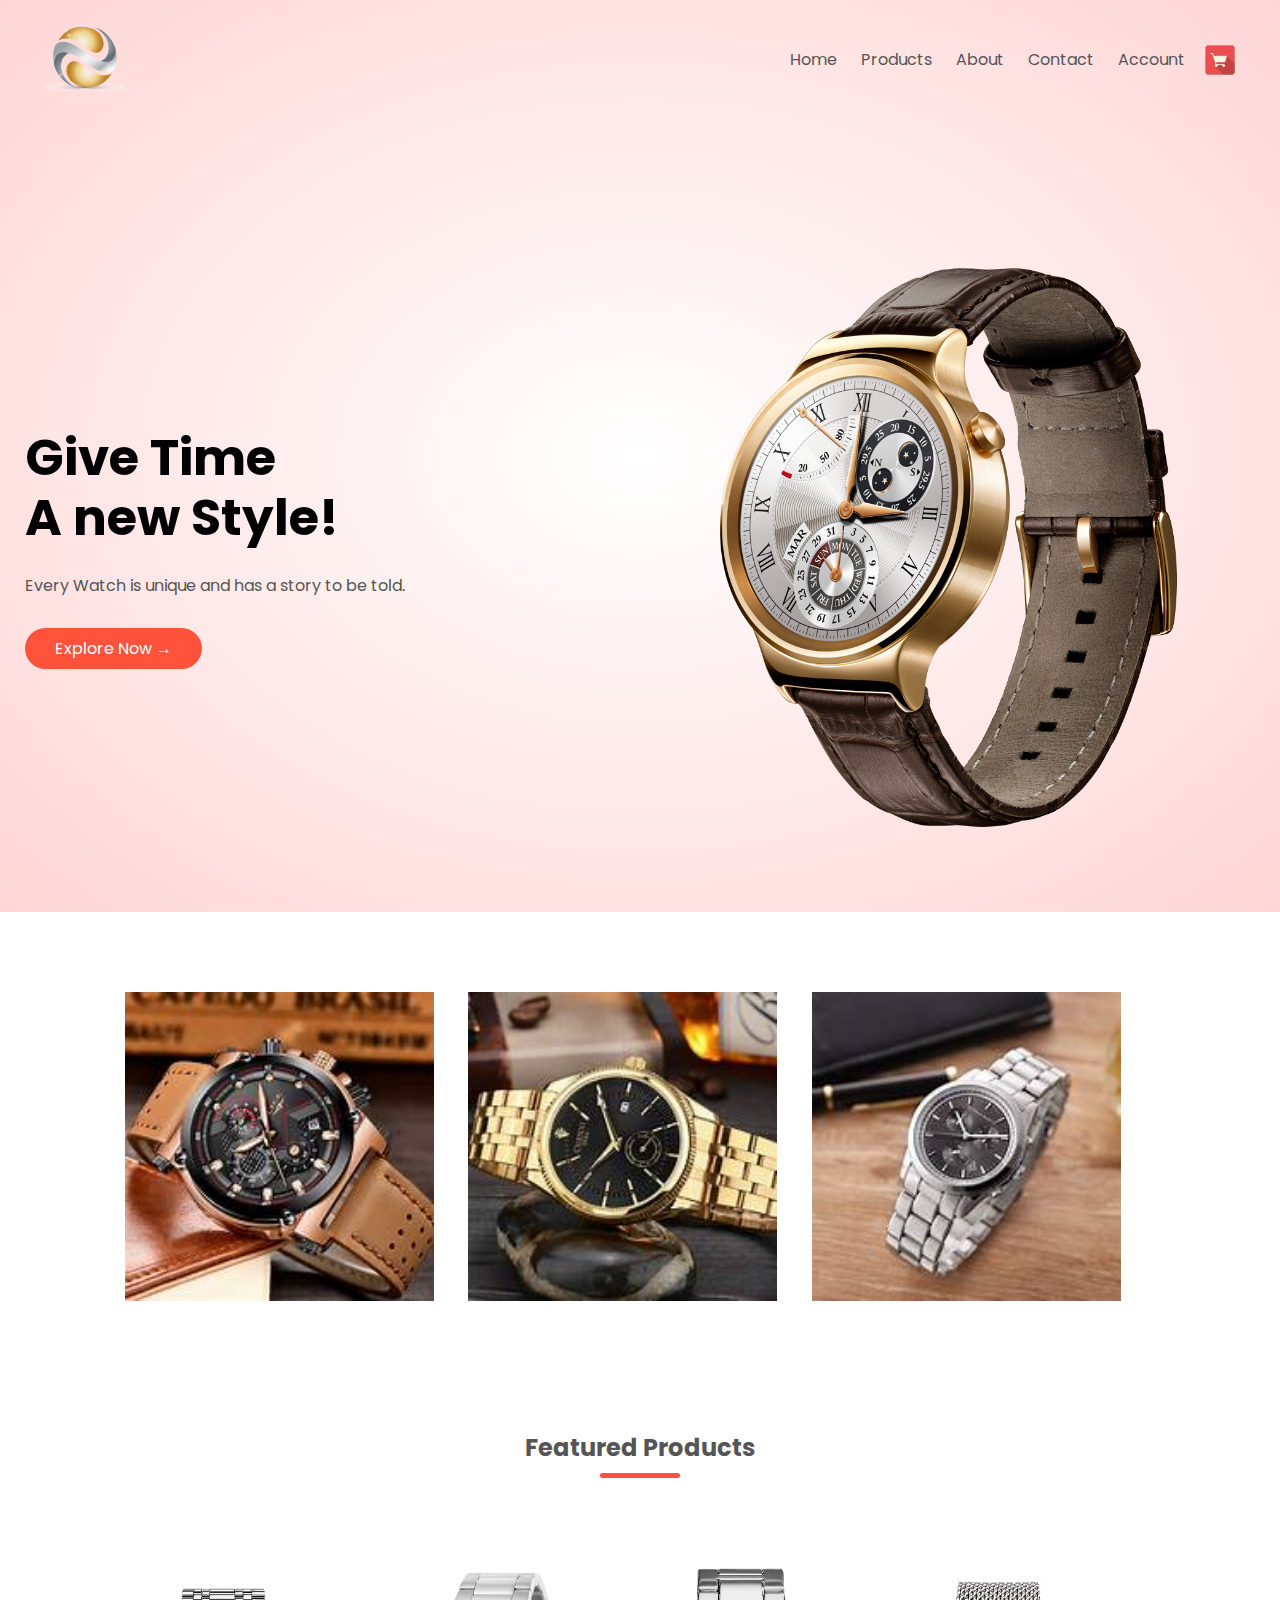
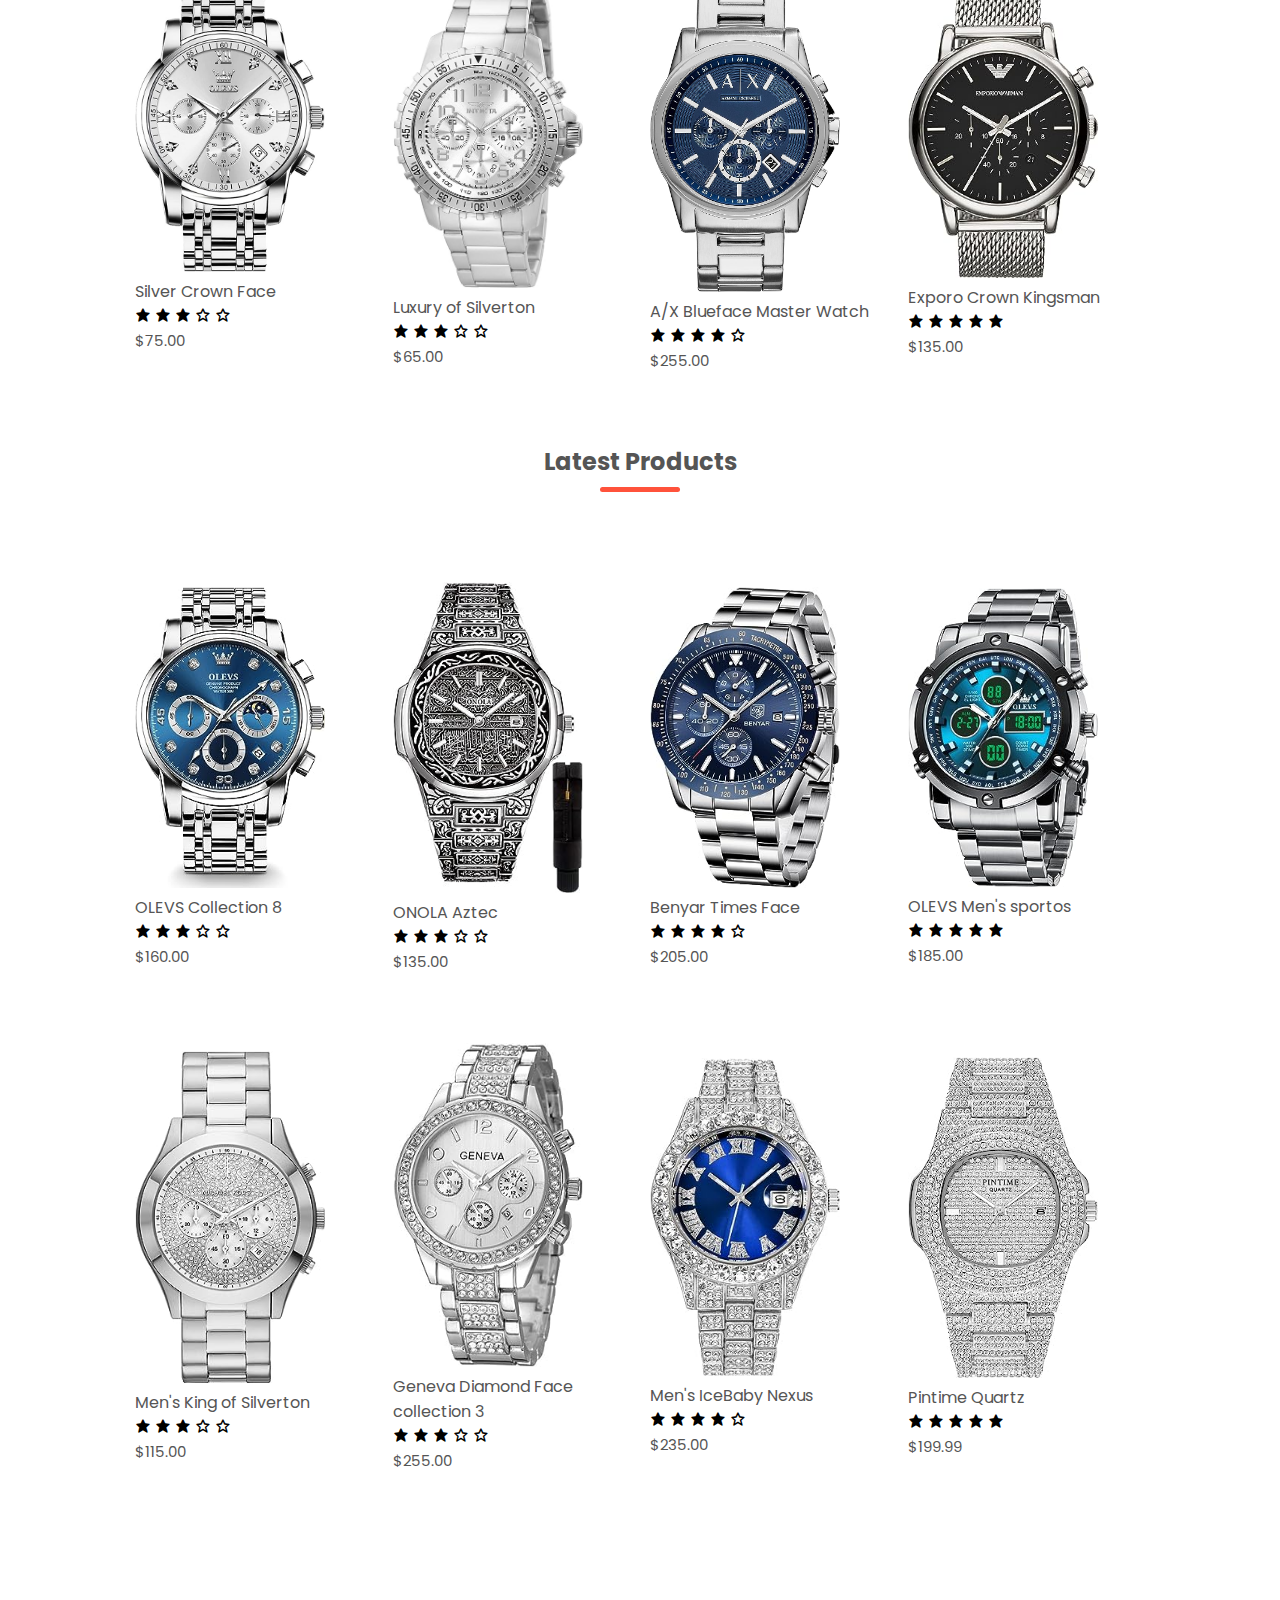
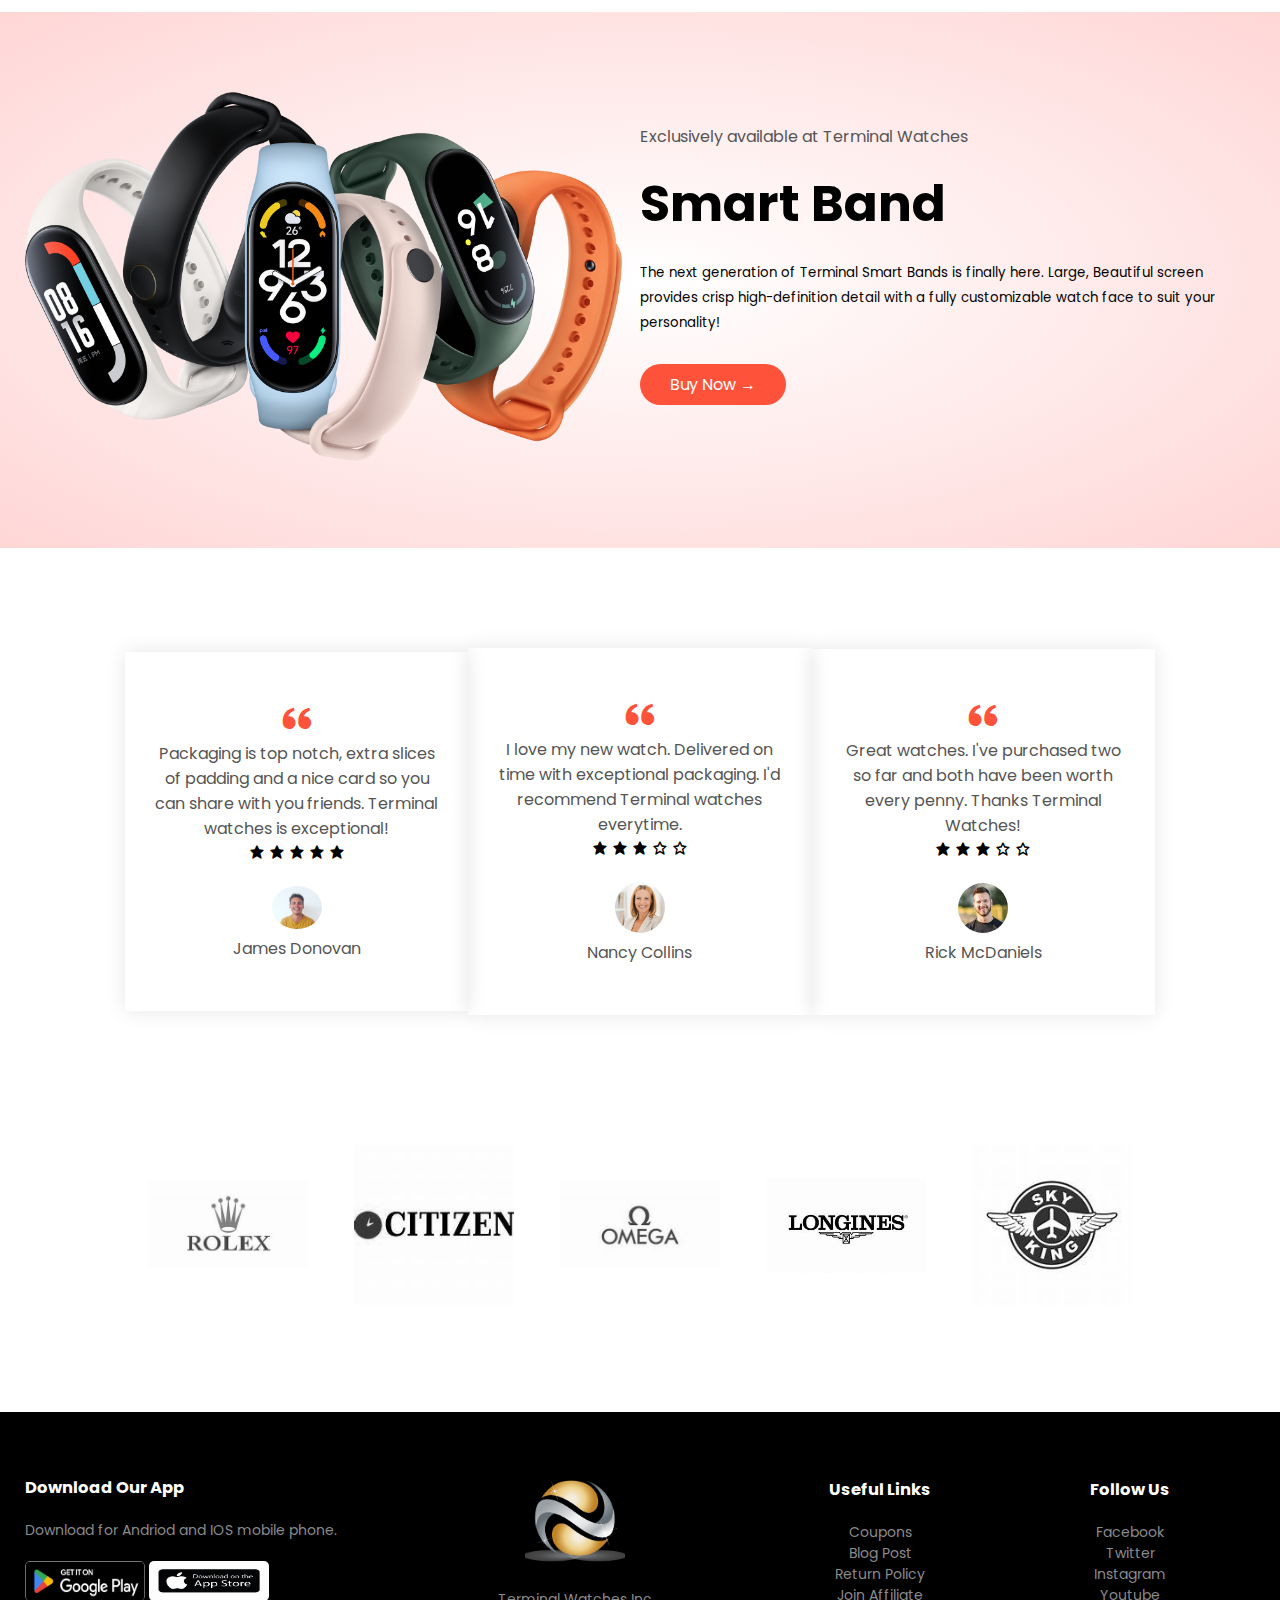
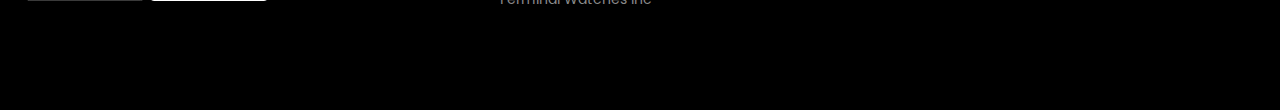
<file: Ecommerce/Ecommerce.html>
<!DOCTYPE html>
<html lang="en">
<head>
    <meta charset="UTF-8">
    <meta name = "viewport" content="width=device-width, initial-scale=1.0">
    <title>Shopping</title>
    <link rel="stylesheet" href="style.css">
    <link rel="stylesheet"  href='https://unpkg.com/boxicons@2.1.4/css/boxicons.min.css'>
</head>
<body>
    <div class ="header">
    <div class = "container">
    <div class ="navbar">
        <div class="logo">
            <img src ="images/logo.png" width="80px">
      
     </div>
     <nav>
        <ul id ="MenuItems">
            <li><a href="Ecommerce.html">Home</a></li>
            <li><a href="Products.html">Products</a></li>
            <li><a href="">About</a></li>
            <li><a href="">Contact</a></li>
            <li><a href="">Account</a></li>
            
        </ul>
     </nav>
    <img src ="images/cart.jpg" width = " 30px" height = "30px">
     <img src ="images/menu.png" class ="menu" onclick = "menutoggle()">
    </div>
    <div class ="row">
        <div class="col-2">
            <h1>Give Time <br> A new Style! </h1>
            <p>Every Watch is unique and has a story to be told.
            </p>
            <a href="" class ="btn">Explore Now &#8594 </a>
        </div>
        <div class="col-2">
            <img src = "images/image1.png">
        </div>
    </div>
    </div>
</div>


<!--------------------------------------features-->
<div class = "categories">
    <div class = "small-container">
    <div class="row">
    <div class="col-3">
    <img src = "images/cat1.jpg">
    </div>
    <div class="col-3">
        <img src = "images/cat2.jpg">
    </div>
    <div class="col-3">
        <img src = "images/cat3.jpg">
    </div>
</div>
</div>
</div>
    
<!-------------------feature products--------->
<div class ="small-container">
    <h2 class = "title">Featured Products</h2>
    <div class="row">
    <div class = "col-4">
      <a href ="ProductDetails2.html">  <img src="images/product-1.jpg"></a>
        <h4>Silver Crown Face</h4>
        <div class="rating">
            <i class='bx bxs-star' ></i>
            <i class='bx bxs-star' ></i>
            <i class='bx bxs-star' ></i>
            <i class='bx bx-star'></i>
            <i class='bx bx-star'></i>
        </div>
        <p>$75.00</p>
    </div>
    <div class = "col-4">
        <img src="images/product-2.jpg">
        <h4>Luxury of Silverton</h4>
        <div class="rating">
            <i class='bx bxs-star' ></i>
            <i class='bx bxs-star' ></i>
            <i class='bx bxs-star' ></i>
            <i class='bx bx-star'></i>
            <i class='bx bx-star'></i>
        </div>
        <p>$65.00</p>
    </div>
    <div class = "col-4">
        <img src="images/product-3.jpg">
        <h4>A/X Blueface Master Watch</h4>
        <div class="rating">
            <i class='bx bxs-star' ></i>
            <i class='bx bxs-star' ></i>
            <i class='bx bxs-star' ></i>
            <i class='bx bxs-star' ></i>
            <i class='bx bx-star'></i>
        </div>
        <p>$255.00</p>
    </div>
    <div class = "col-4">
        <img src="images/product-4.jpg">
      <br>  <h4>Exporo Crown Kingsman</h4>
        <div class="rating">
            <i class='bx bxs-star' ></i>
            <i class='bx bxs-star' ></i>
            <i class='bx bxs-star' ></i>
            <i class='bx bxs-star' ></i>
            <i class='bx bxs-star' ></i>
        </div>
        <p>$135.00</p>
    </div>
</div>
<h2 class = "title">Latest Products</h2>
<div class="row">
    <div class = "col-4">
       <a href ="ProductDetails.html"> <img src="images/product-5.jpg"></a>
        <h4>OLEVS Collection 8</h4>
        <div class="rating">
            <i class='bx bxs-star' ></i>
            <i class='bx bxs-star' ></i>
            <i class='bx bxs-star' ></i>
            <i class='bx bx-star'></i>
            <i class='bx bx-star'></i>
        </div>
        <p>$160.00</p>
    </div>
    <div class = "col-4">
        <img src="images/product-6.jpg">
        <h4>ONOLA Aztec</h4>
        <div class="rating">
            <i class='bx bxs-star' ></i>
            <i class='bx bxs-star' ></i>
            <i class='bx bxs-star' ></i>
            <i class='bx bx-star'></i>
            <i class='bx bx-star'></i>
        </div>
        <p>$135.00</p>
    </div>
    <div class = "col-4">
        <img src="images/product-7.jpg">
        <h4>Benyar Times Face</h4>
        <div class="rating">
            <i class='bx bxs-star' ></i>
            <i class='bx bxs-star' ></i>
            <i class='bx bxs-star' ></i>
            <i class='bx bxs-star' ></i>
            <i class='bx bx-star'></i>
        </div>
        <p>$205.00</p>
    </div>
    <div class = "col-4">
        <img src="images/product-8.jpg">
        <h4>OLEVS Men's sportos</h4>
        <div class="rating">
            <i class='bx bxs-star' ></i>
            <i class='bx bxs-star' ></i>
            <i class='bx bxs-star' ></i>
            <i class='bx bxs-star' ></i>
            <i class='bx bxs-star' ></i>
        </div>
        <p>$185.00</p>
    </div>
</div>
<div class="row">
    <div class = "col-4">
        <img src="images/product-9.jpg">
        <h4>Men's King of Silverton</h4>
        <div class="rating">
            <i class='bx bxs-star' ></i>
            <i class='bx bxs-star' ></i>
            <i class='bx bxs-star' ></i>
            <i class='bx bx-star'></i>
            <i class='bx bx-star'></i>
        </div>
        <p>$115.00</p>
    </div>
    <div class = "col-4">
        <img src="images/product-10.jpg">
        <h4>Geneva Diamond Face collection 3</h4>
        <div class="rating">
            <i class='bx bxs-star' ></i>
            <i class='bx bxs-star' ></i>
            <i class='bx bxs-star' ></i>
            <i class='bx bx-star'></i>
            <i class='bx bx-star'></i>
        </div>
        <p>$255.00</p>
    </div>
    <div class = "col-4">
        <img src="images/product-11.jpg">
        <h4>Men's IceBaby Nexus</h4>
        <div class="rating">
            <i class='bx bxs-star' ></i>
            <i class='bx bxs-star' ></i>
            <i class='bx bxs-star' ></i>
            <i class='bx bxs-star' ></i>
            <i class='bx bx-star'></i>
        </div>
        <p>$235.00</p>
    </div>
    <div class = "col-4">
        <img src="images/product-12.jpg">
        <h4>Pintime Quartz</h4>
        <div class="rating">
            <i class='bx bxs-star' ></i>
            <i class='bx bxs-star' ></i>
            <i class='bx bxs-star' ></i>
            <i class='bx bxs-star' ></i>
            <i class='bx bxs-star' ></i>
        </div>
        <p>$199.99</p>
    </div>
</div>
</div>


<!------------offer---------------------->
<div class="offer">
    <div class="small container">
        <div class="row">
            <div class="col-2">
                <img src ="images/exclusive.png" class =" offer-img" width ="97%">
            </div>
            <div class ="col-2">
                <p> Exclusively available at Terminal Watches</p>
                <h1>Smart Band</h1>
                <small>The next generation of Terminal Smart Bands is finally here.
                Large, Beautiful screen provides crisp high-definition detail with a fully customizable 
                watch face to suit your personality!<br>
                </small>
                <a href=""  class ="btn">Buy Now &#8594;</a>
            </div>
        </div>
    </div>
</div>

<!-------------Testimonial-------->
<div class = "testimonial">
    <div class ="small-container">
        <div class="row">
        <div class = "col-3">
            <i class='bx bxs-quote-alt-left' ></i>
            <p>Packaging is top notch, extra slices of padding and a nice card so you can share with you friends.
 Terminal watches is exceptional!
            </p>
            <div class="rating">
                <i class='bx bxs-star' ></i>
                <i class='bx bxs-star' ></i>
                <i class='bx bxs-star' ></i>
                <i class='bx bxs-star'></i>
                <i class='bx bxs-star'></i>
            </div>
            <img src="images/user-1.png">
            <h4>James Donovan</h4>
        </div>
        <div class = "col-3">
            <i class='bx bxs-quote-alt-left' ></i>
            <p> I love my new watch. Delivered on time with exceptional packaging. I'd recommend Terminal watches everytime.
            </p>
            <div class="rating">
                <i class='bx bxs-star' ></i>
                <i class='bx bxs-star' ></i>
                <i class='bx bxs-star' ></i>
                <i class='bx bx-star'></i>
                <i class='bx bx-star'></i>
            </div>
            <img src="images/user-2.jpg">
            <h4>Nancy Collins</h4>
        </div>
        <div class = "col-3">
            <i class='bx bxs-quote-alt-left' ></i>
            <p>Great watches. I've purchased two so far and both have been worth every penny. Thanks Terminal Watches!
            <div class="rating">
                <i class='bx bxs-star' ></i>
                <i class='bx bxs-star' ></i>
                <i class='bx bxs-star' ></i>
                <i class='bx bx-star'></i>
                <i class='bx bx-star'></i>
            </div>
            <img src="images/user-3.jpg"  >
            <h4>Rick McDaniels</h4>
        </div>
    </div>
    </div>
    </div>

    <!-----------------Brands---------->
    <div class ="brands">
        <div class="small-container">
            <div class="row">
                <div class="col-5">
                    <img src ="images/logo1.jpg">
                </div>
                <div class="col-5">
                    <img src ="images/logo2.jpg">
                </div>
                <div class="col-5">
                    <img src ="images/logo3.jpg">
                </div>
                <div class="col-5">
                    <img src ="images/logo4.jpg">
                </div>
                <div class="col-5">
                    <img src ="images/logo5.jpg">
                </div>
            </div>
        </div>
    </div>


    <!---------------footer----------------->
    <div class="footer">
    <div class = "container">
        <div class = "row">
            <div class ="footer-col-1">
                <h3>Download Our App</h3>
                <p>Download for Andriod and IOS mobile phone.</p>
                <div class ="app-logo">
                    <img src ="images/app-logo.png">
                    <img src ="images/app-store2.jpg">
                </div>
            </div>
          
            <div class ="footer-col-2">
                <img src ="images/logo.png">
                <p>Terminal Watches Inc</p>
            </div>
       
            <div class ="footer-col-3">
                <h3>Useful Links</h3>
                <ul>
                    <li>Coupons</li>
                    <li>Blog Post</li>
                    <li>Return Policy</li>
                    <li> Join Affiliate</li>
                </ul>
            </div>
            <div class ="footer-col-4">
                <h3>Follow Us</h3>
                <ul>
                    <li>Facebook</li>
                    <li>Twitter</li>
                    <li>Instagram</li>
                    <li>Youtube</li>
                </ul>
            </div>
        </div>
        </div>
    </div>


    <script>
        var MenuItems = document.getElementById("MenuItems");

        MenuItems.style.maxHeight = "0px";

        function menutoggle(){
            if(MenuItems.style.maxHeight == "0px")
            {
                MenuItems.style.maxHeight = "200px";
            }
            else
            {
                MenuItems.style.maxHeight ="0px";
            }
        }
    </script>
   

</body>



</html>
</file>
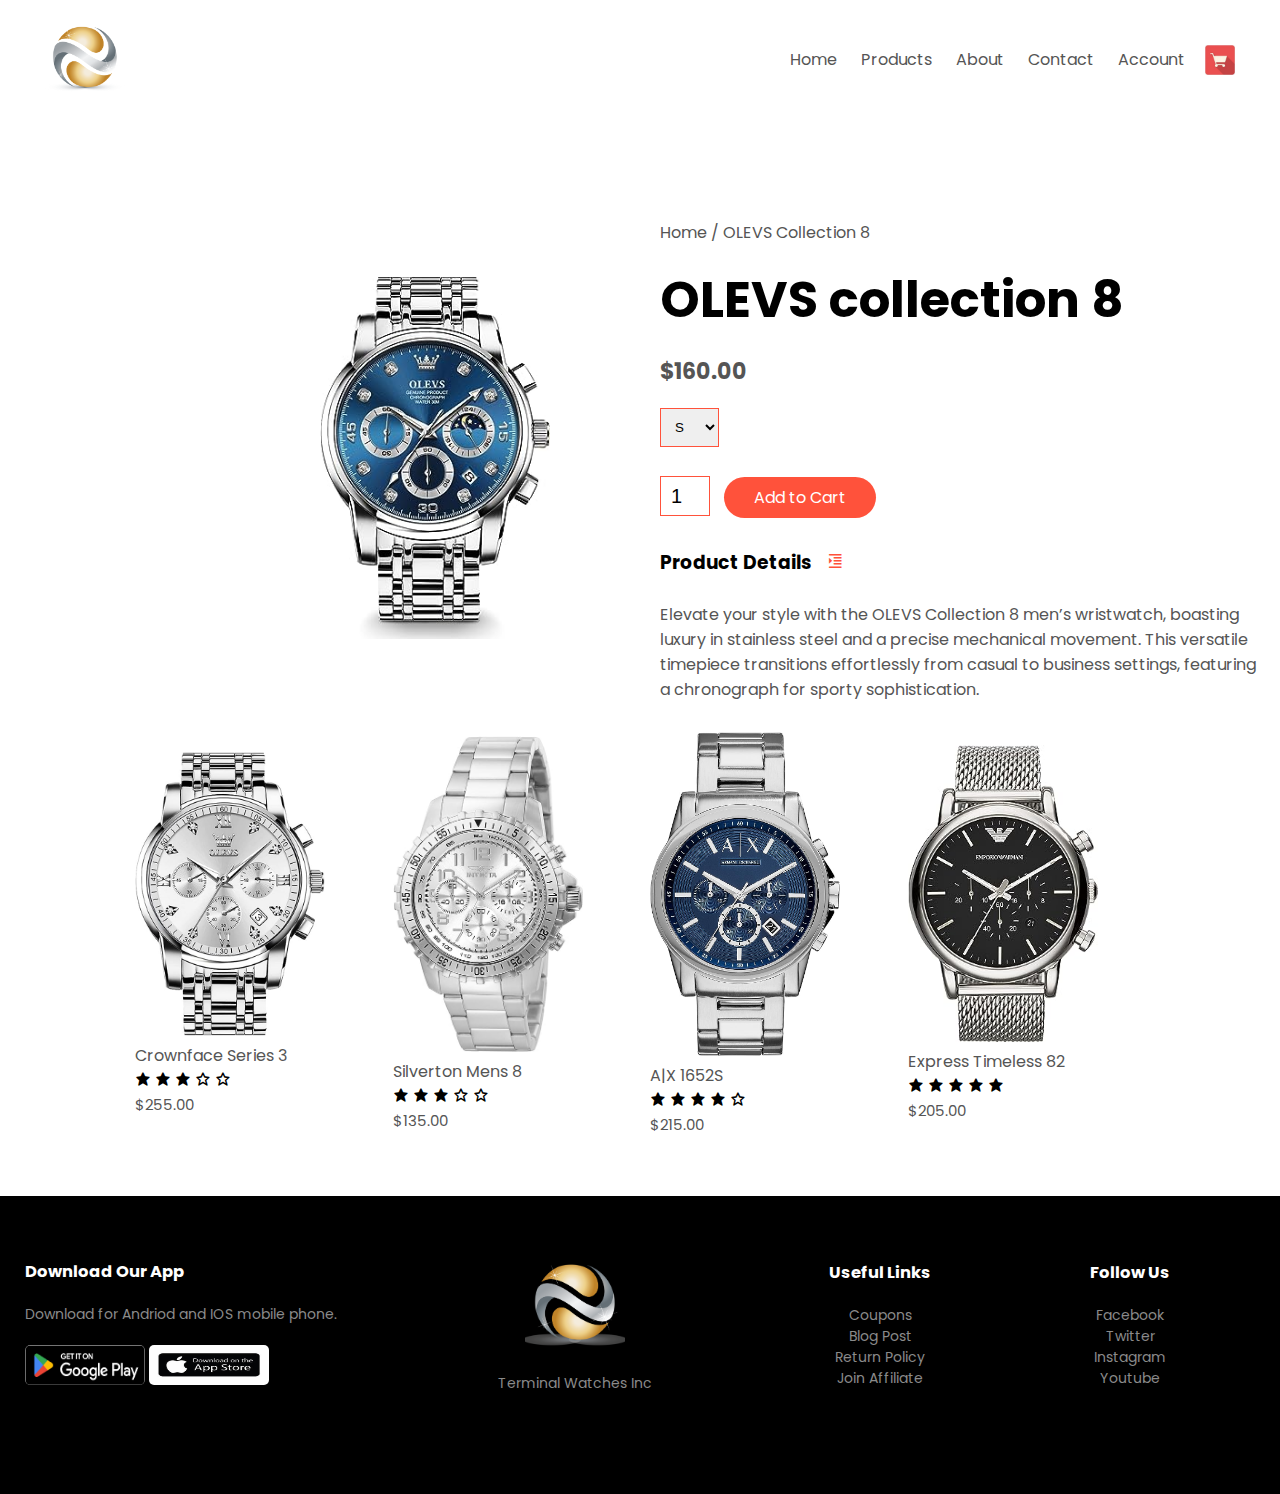
<file: Ecommerce/ProductDetails.html>
<!DOCTYPE html>
<html lang="en">
<head>
    <meta charset="UTF-8">
    <meta name = "viewport" content="width=device-width, initial-scale=1.0">
    <title>Products</title>
    <link rel="stylesheet" href="style.css">
    <link rel="stylesheet"  href='https://unpkg.com/boxicons@2.1.4/css/boxicons.min.css'>
</head>
<body>
    
    <div class = "container">
    <div class ="navbar">
        <div class="logo">
            <img src ="images/logo.png" width="80px">
      
     </div>
     <nav>
        <ul id ="MenuItems">
            <li><a href="Ecommerce.html">Home</a></li>
            <li><a href="Products.html">Products</a></li>
            <li><a href="">About</a></li>
            <li><a href="">Contact</a></li>
            <li><a href="">Account</a></li>
            
        </ul>
     </nav>
     <img src ="images/cart.jpg" width = " 30px" height = "30px">
     <img src ="images/menu.png" class ="menu" onclick = "menutoggle()">
    </div>
</div>
    


<!-----------single product------------>
<div class = "small-Container single-product">
    <div class = "row">
        <div class = "col-2">
            <img src = "images/product-5.jpg" width ="50%" >
        </div>
        <div class = "col-2">
           <p>Home / OLEVS Collection 8</p> 
           <h1>OLEVS collection 8</h1>
           <h4>$160.00</h4>
           <select>
            <option>S</option>
            <option>M</option>
            <option>L</option>
            <option>XL</option>
           </select>
           <input type="number" value ="1">
           <a href ="" class = "btn"> Add to Cart</a>
           <h3>Product Details <i class='bx bx-right-indent'></i></h3>
           <br>
           <p>Elevate your style with the OLEVS Collection 8 men’s wristwatch, boasting luxury in stainless steel 
   and a precise mechanical movement. This versatile timepiece transitions effortlessly from casual
    to business settings, featuring a chronograph for sporty sophistication.</p>
        </div>
    </div>
</div>
    

<div class ="small-container">
    
    <div class="row">
    <div class = "col-4">
        <img src="images/product-1.jpg">
        <h4>Crownface Series 3</h4>
        <div class="rating">
            <i class='bx bxs-star' ></i>
            <i class='bx bxs-star' ></i>
            <i class='bx bxs-star' ></i>
            <i class='bx bx-star'></i>
            <i class='bx bx-star'></i>
        </div>
        <p>$255.00</p>
    </div>
    <div class = "col-4">
        <img src="images/product-2.jpg">
        <h4>Silverton Mens 8</h4>
        <div class="rating">
            <i class='bx bxs-star' ></i>
            <i class='bx bxs-star' ></i>
            <i class='bx bxs-star' ></i>
            <i class='bx bx-star'></i>
            <i class='bx bx-star'></i>
        </div>
        <p>$135.00</p>
    </div>
    <div class = "col-4">
        <img src="images/product-3.jpg">
        <h4>A|X 1652S</h4>
        <div class="rating">
            <i class='bx bxs-star' ></i>
            <i class='bx bxs-star' ></i>
            <i class='bx bxs-star' ></i>
            <i class='bx bxs-star' ></i>
            <i class='bx bx-star'></i>
        </div>
        <p>$215.00</p>
    </div>
    <div class = "col-4">
        <img src="images/product-4.jpg">
        <h4>Express Timeless 82</h4>
        <div class="rating">
            <i class='bx bxs-star' ></i>
            <i class='bx bxs-star' ></i>
            <i class='bx bxs-star' ></i>
            <i class='bx bxs-star' ></i>
            <i class='bx bxs-star' ></i>
        </div>
        <p>$205.00</p>
    </div>
</div>

</div>


    <!---------------footer----------------->
    <div class="footer">
    <div class = "container">
        <div class = "row">
            <div class ="footer-col-1">
                <h3>Download Our App</h3>
                <p>Download for Andriod and IOS mobile phone.</p>
                <div class ="app-logo">
                    <img src ="images/app-logo.png">
                    <img src ="images/app-store2.jpg">
                </div>
            </div>
          
            <div class ="footer-col-2">
                <img src ="images/logo.png">
                <p>Terminal Watches Inc</p>
            </div>
       
            <div class ="footer-col-3">
                <h3>Useful Links</h3>
                <ul>
                    <li>Coupons</li>
                    <li>Blog Post</li>
                    <li>Return Policy</li>
                    <li>Join Affiliate</li>
                </ul>
            </div>
            <div class ="footer-col-4">
                <h3>Follow Us</h3>
                <ul>
                    <li>Facebook</li>
                    <li>Twitter</li>
                    <li>Instagram</li>
                    <li>Youtube</li>
                </ul>
            </div>
        </div>
        </div>
    </div>


    <script>
        var MenuItems = document.getElementById("MenuItems");

        MenuItems.style.maxHeight = "0px";

        function menutoggle(){
            if(MenuItems.style.maxHeight == "0px")
            {
                MenuItems.style.maxHeight = "200px";
            }
            else
            {
                MenuItems.style.maxHeight ="0px";
            }
        }
    </script>
   

</body>



</html>
</file>
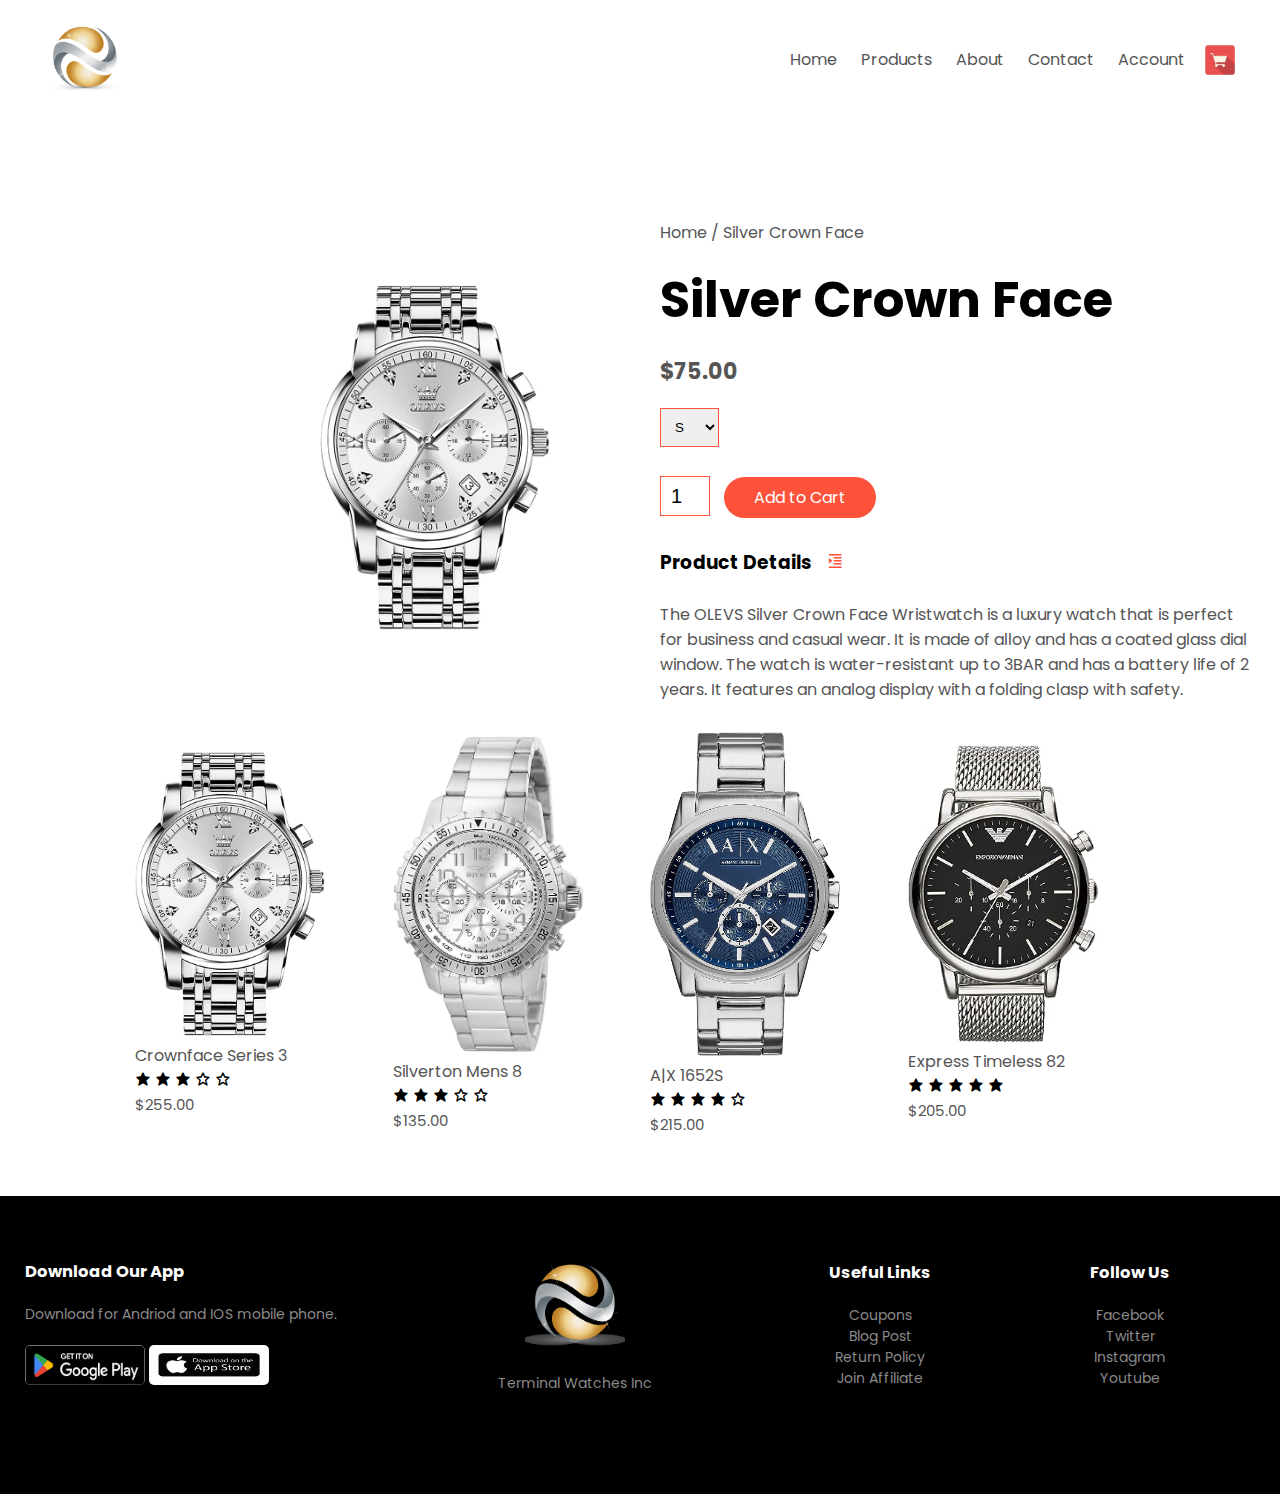
<file: Ecommerce/ProductDetails2.html>
<!DOCTYPE html>
<html lang="en">
<head>
    <meta charset="UTF-8">
    <meta name = "viewport" content="width=device-width, initial-scale=1.0">
    <title>Products</title>
    <link rel="stylesheet" href="style.css">
    <link rel="stylesheet"  href='https://unpkg.com/boxicons@2.1.4/css/boxicons.min.css'>
</head>
<body>
    
    <div class = "container">
    <div class ="navbar">
        <div class="logo">
            <img src ="images/logo.png" width="80px">
      
     </div>
     <nav>
        <ul id ="MenuItems">
            <li><a href="Ecommerce.html">Home</a></li>
            <li><a href="Products.html">Products</a></li>
            <li><a href="">About</a></li>
            <li><a href="">Contact</a></li>
            <li><a href="">Account</a></li>
            
        </ul>
     </nav>
     <img src ="images/cart.jpg" width = " 30px" height = "30px">
     <img src ="images/menu.png" class ="menu" onclick = "menutoggle()">
    </div>
</div>
    


<!-----------single product------------>
<div class = "small-Container single-product">
    <div class = "row">
        <div class = "col-2">
            <img src = "images/product-1.jpg" width ="50%" >
        </div>
        <div class = "col-2">
           <p>Home / Silver Crown Face</p> 
           <h1>Silver Crown Face</h1>
           <h4>$75.00</h4>
           <select>
            <option>S</option>
            <option>M</option>
            <option>L</option>
            <option>XL</option>
           </select>
           <input type="number" value ="1">
           <a href ="" class = "btn"> Add to Cart</a>
           <h3>Product Details <i class='bx bx-right-indent'></i></h3>
           <br>
           <p>The OLEVS Silver Crown Face Wristwatch is a luxury watch that is perfect for business and casual wear. 
       It is made of alloy and has a coated glass dial window. The watch is water-resistant up to 3BAR and has a 
       battery life of 2 years. It features an analog display with a folding clasp with safety.</p>
        </div>
    </div>
</div>
    

<div class ="small-container">
    
    <div class="row">
    <div class = "col-4">
        <img src="images/product-1.jpg">
        <h4>Crownface Series 3</h4>
        <div class="rating">
            <i class='bx bxs-star' ></i>
            <i class='bx bxs-star' ></i>
            <i class='bx bxs-star' ></i>
            <i class='bx bx-star'></i>
            <i class='bx bx-star'></i>
        </div>
        <p>$255.00</p>
    </div>
    <div class = "col-4">
        <img src="images/product-2.jpg">
        <h4>Silverton Mens 8</h4>
        <div class="rating">
            <i class='bx bxs-star' ></i>
            <i class='bx bxs-star' ></i>
            <i class='bx bxs-star' ></i>
            <i class='bx bx-star'></i>
            <i class='bx bx-star'></i>
        </div>
        <p>$135.00</p>
    </div>
    <div class = "col-4">
        <img src="images/product-3.jpg">
        <h4>A|X 1652S</h4>
        <div class="rating">
            <i class='bx bxs-star' ></i>
            <i class='bx bxs-star' ></i>
            <i class='bx bxs-star' ></i>
            <i class='bx bxs-star' ></i>
            <i class='bx bx-star'></i>
        </div>
        <p>$215.00</p>
    </div>
    <div class = "col-4">
        <img src="images/product-4.jpg">
        <h4>Express Timeless 82</h4>
        <div class="rating">
            <i class='bx bxs-star' ></i>
            <i class='bx bxs-star' ></i>
            <i class='bx bxs-star' ></i>
            <i class='bx bxs-star' ></i>
            <i class='bx bxs-star' ></i>
        </div>
        <p>$205.00</p>
    </div>
</div>

</div>


    <!---------------footer----------------->
    <div class="footer">
    <div class = "container">
        <div class = "row">
            <div class ="footer-col-1">
                <h3>Download Our App</h3>
                <p>Download for Andriod and IOS mobile phone.</p>
                <div class ="app-logo">
                    <img src ="images/app-logo.png">
                    <img src ="images/app-store2.jpg">
                </div>
            </div>
          
            <div class ="footer-col-2">
                <img src ="images/logo.png">
                <p>Terminal Watches Inc</p>
            </div>
       
            <div class ="footer-col-3">
                <h3>Useful Links</h3>
                <ul>
                    <li>Coupons</li>
                    <li>Blog Post</li>
                    <li>Return Policy</li>
                    <li>Join Affiliate</li>
                </ul>
            </div>
            <div class ="footer-col-4">
                <h3>Follow Us</h3>
                <ul>
                    <li>Facebook</li>
                    <li>Twitter</li>
                    <li>Instagram</li>
                    <li>Youtube</li>
                </ul>
            </div>
        </div>
        </div>
    </div>


    <script>
        var MenuItems = document.getElementById("MenuItems");

        MenuItems.style.maxHeight = "0px";

        function menutoggle(){
            if(MenuItems.style.maxHeight == "0px")
            {
                MenuItems.style.maxHeight = "200px";
            }
            else
            {
                MenuItems.style.maxHeight ="0px";
            }
        }
    </script>
</file>
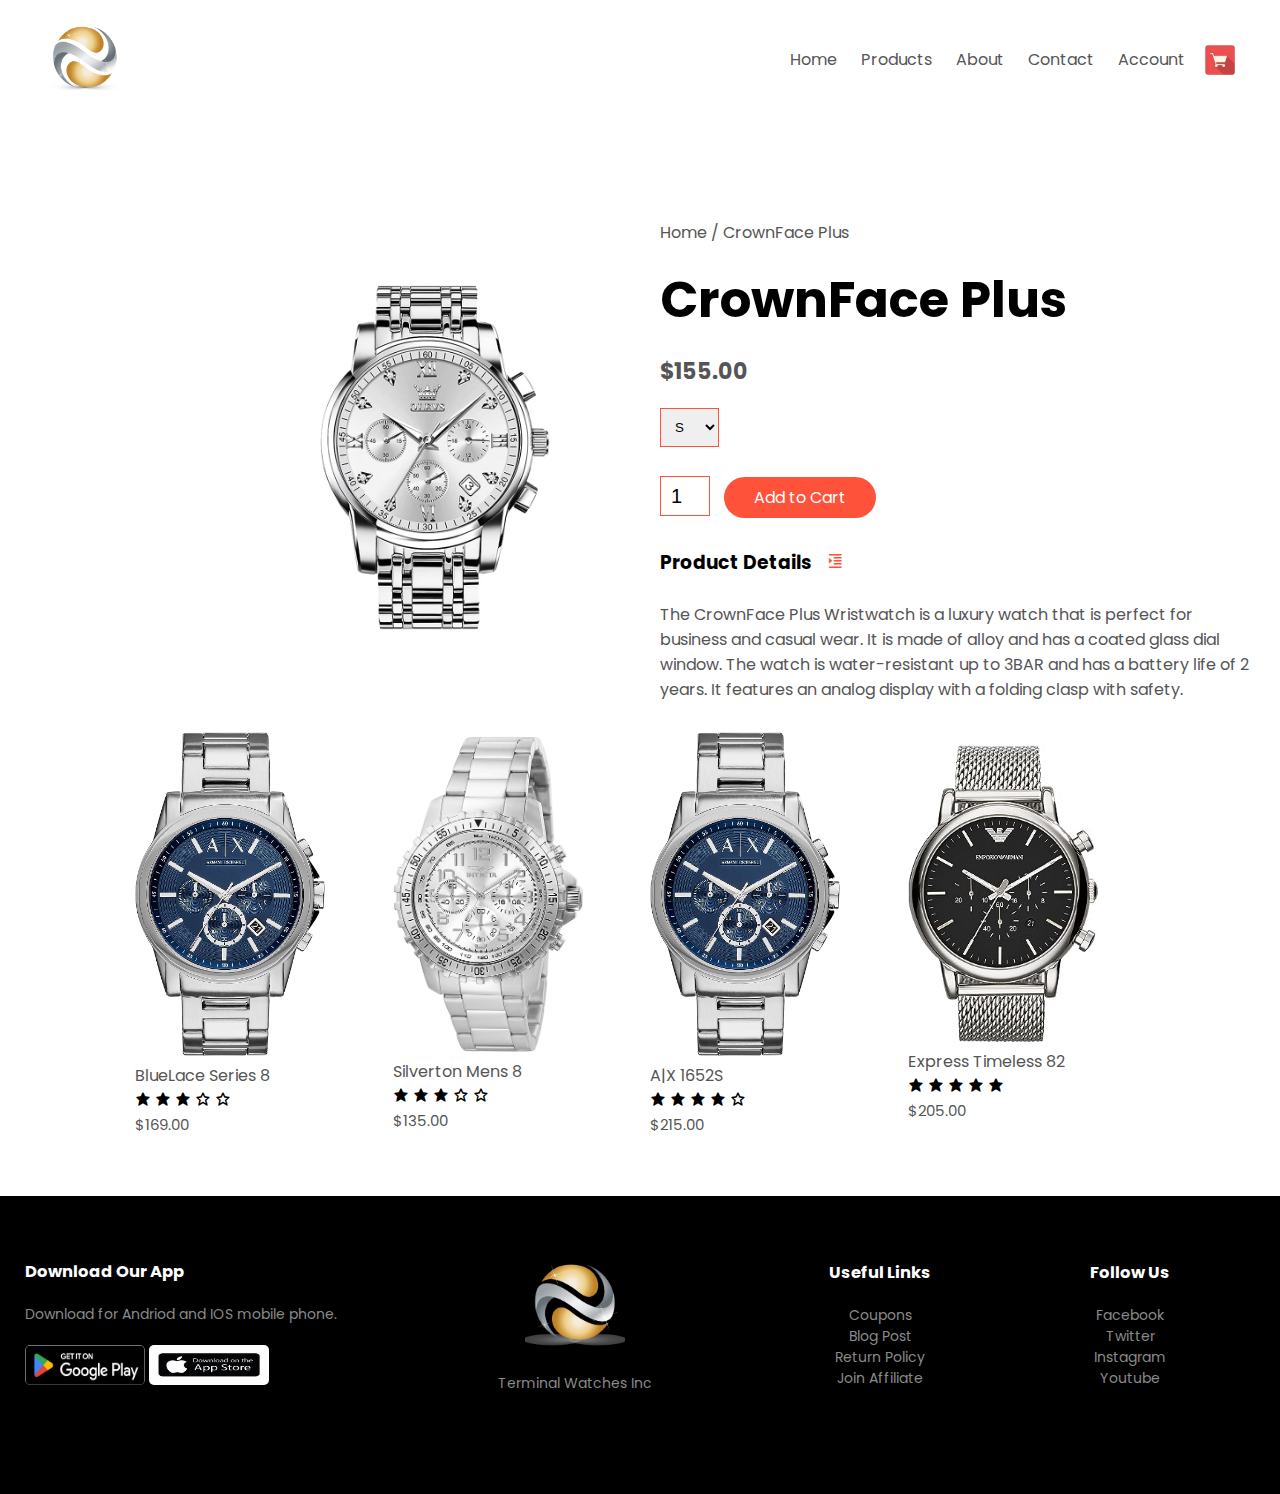
<file: Ecommerce/ProductDetails3.html>
<!DOCTYPE html>
<html lang="en">
<head>
    <meta charset="UTF-8">
    <meta name = "viewport" content="width=device-width, initial-scale=1.0">
    <title>Products</title>
    <link rel="stylesheet" href="style.css">
    <link rel="stylesheet"  href='https://unpkg.com/boxicons@2.1.4/css/boxicons.min.css'>
</head>
<body>
    
    <div class = "container">
    <div class ="navbar">
        <div class="logo">
            <img src ="images/logo.png" width="80px">
      
     </div>
     <nav>
        <ul id ="MenuItems">
            <li><a href="Ecommerce.html">Home</a></li>
            <li><a href="Products.html">Products</a></li>
            <li><a href="">About</a></li>
            <li><a href="">Contact</a></li>
            <li><a href="">Account</a></li>
            
        </ul>
     </nav>
     <img src ="images/cart.jpg" width = " 30px" height = "30px">
     <img src ="images/menu.png" class ="menu" onclick = "menutoggle()">
    </div>
</div>
    


<!-----------single product------------>
<div class = "small-Container single-product">
    <div class = "row">
        <div class = "col-2">
            <img src = "images/product-1.jpg" width ="50%" >
        </div>
        <div class = "col-2">
           <p>Home / CrownFace Plus</p> 
           <h1>CrownFace Plus</h1>
           <h4>$155.00</h4>
           <select>
            <option>S</option>
            <option>M</option>
            <option>L</option>
            <option>XL</option>
           </select>
           <input type="number" value ="1">
           <a href ="" class = "btn"> Add to Cart</a>
           <h3>Product Details <i class='bx bx-right-indent'></i></h3>
           <br>
           <p>The CrownFace Plus Wristwatch is a luxury watch that is perfect for business and casual wear.
            It is made of alloy and has a coated glass dial window. 
            The watch is water-resistant up to 3BAR and has a battery life of 2 years. 
            It features an analog display with a folding clasp with safety.</p>
        </div>
    </div>
</div>
    

<div class ="small-container">
    
    <div class="row">
    <div class = "col-4">
        <img src="images/product-3.jpg">
        <h4>BlueLace Series 8</h4>
        <div class="rating">
            <i class='bx bxs-star' ></i>
            <i class='bx bxs-star' ></i>
            <i class='bx bxs-star' ></i>
            <i class='bx bx-star'></i>
            <i class='bx bx-star'></i>
        </div>
        <p>$169.00</p>
    </div>
    <div class = "col-4">
        <img src="images/product-2.jpg">
        <h4>Silverton Mens 8</h4>
        <div class="rating">
            <i class='bx bxs-star' ></i>
            <i class='bx bxs-star' ></i>
            <i class='bx bxs-star' ></i>
            <i class='bx bx-star'></i>
            <i class='bx bx-star'></i>
        </div>
        <p>$135.00</p>
    </div>
    <div class = "col-4">
        <img src="images/product-3.jpg">
        <h4>A|X 1652S</h4>
        <div class="rating">
            <i class='bx bxs-star' ></i>
            <i class='bx bxs-star' ></i>
            <i class='bx bxs-star' ></i>
            <i class='bx bxs-star' ></i>
            <i class='bx bx-star'></i>
        </div>
        <p>$215.00</p>
    </div>
    <div class = "col-4">
        <img src="images/product-4.jpg">
        <h4>Express Timeless 82</h4>
        <div class="rating">
            <i class='bx bxs-star' ></i>
            <i class='bx bxs-star' ></i>
            <i class='bx bxs-star' ></i>
            <i class='bx bxs-star' ></i>
            <i class='bx bxs-star' ></i>
        </div>
        <p>$205.00</p>
    </div>
</div>

</div>


    <!---------------footer----------------->
    <div class="footer">
    <div class = "container">
        <div class = "row">
            <div class ="footer-col-1">
                <h3>Download Our App</h3>
                <p>Download for Andriod and IOS mobile phone.</p>
                <div class ="app-logo">
                    <img src ="images/app-logo.png">
                    <img src ="images/app-store2.jpg">
                </div>
            </div>
          
            <div class ="footer-col-2">
                <img src ="images/logo.png">
                <p>Terminal Watches Inc</p>
            </div>
       
            <div class ="footer-col-3">
                <h3>Useful Links</h3>
                <ul>
                    <li>Coupons</li>
                    <li>Blog Post</li>
                    <li>Return Policy</li>
                    <li>Join Affiliate</li>
                </ul>
            </div>
            <div class ="footer-col-4">
                <h3>Follow Us</h3>
                <ul>
                    <li>Facebook</li>
                    <li>Twitter</li>
                    <li>Instagram</li>
                    <li>Youtube</li>
                </ul>
            </div>
        </div>
        </div>
    </div>


    <script>
        var MenuItems = document.getElementById("MenuItems");

        MenuItems.style.maxHeight = "0px";

        function menutoggle(){
            if(MenuItems.style.maxHeight == "0px")
            {
                MenuItems.style.maxHeight = "200px";
            }
            else
            {
                MenuItems.style.maxHeight ="0px";
            }
        }
    </script>
</file>
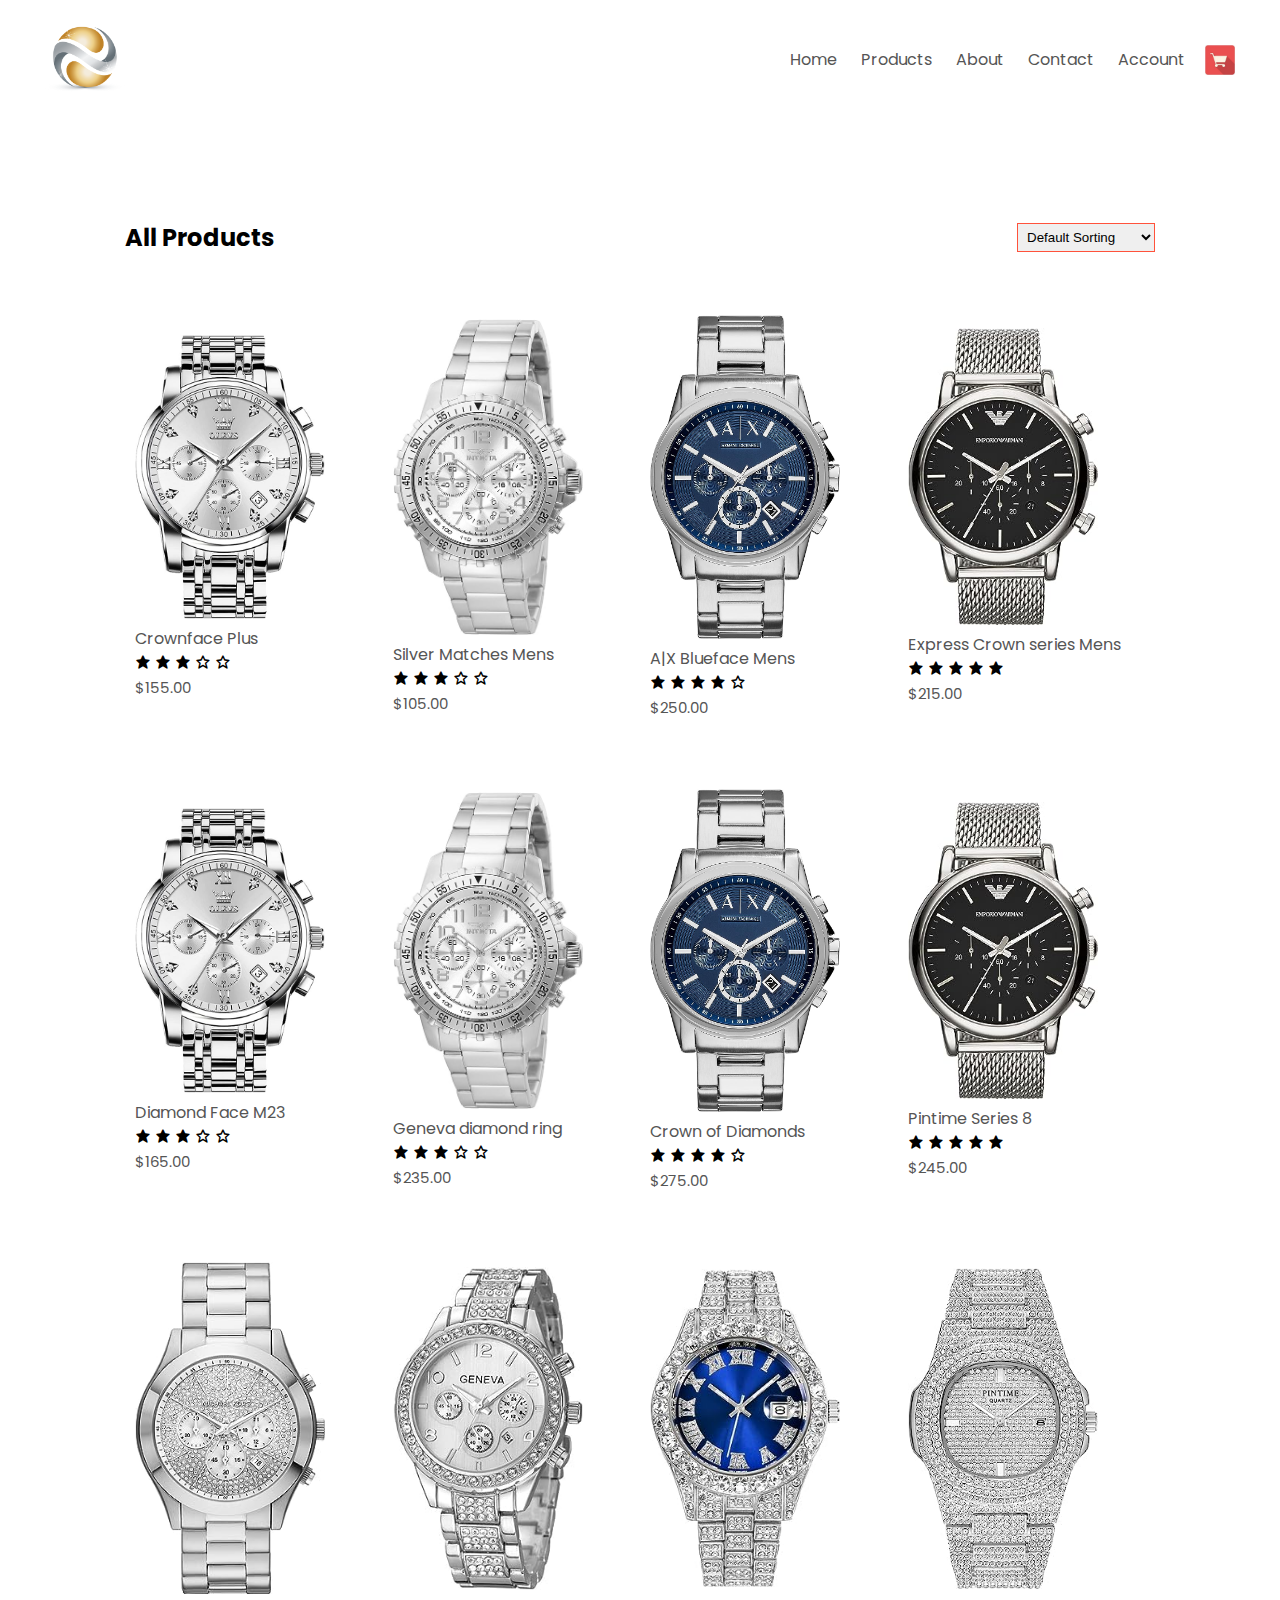
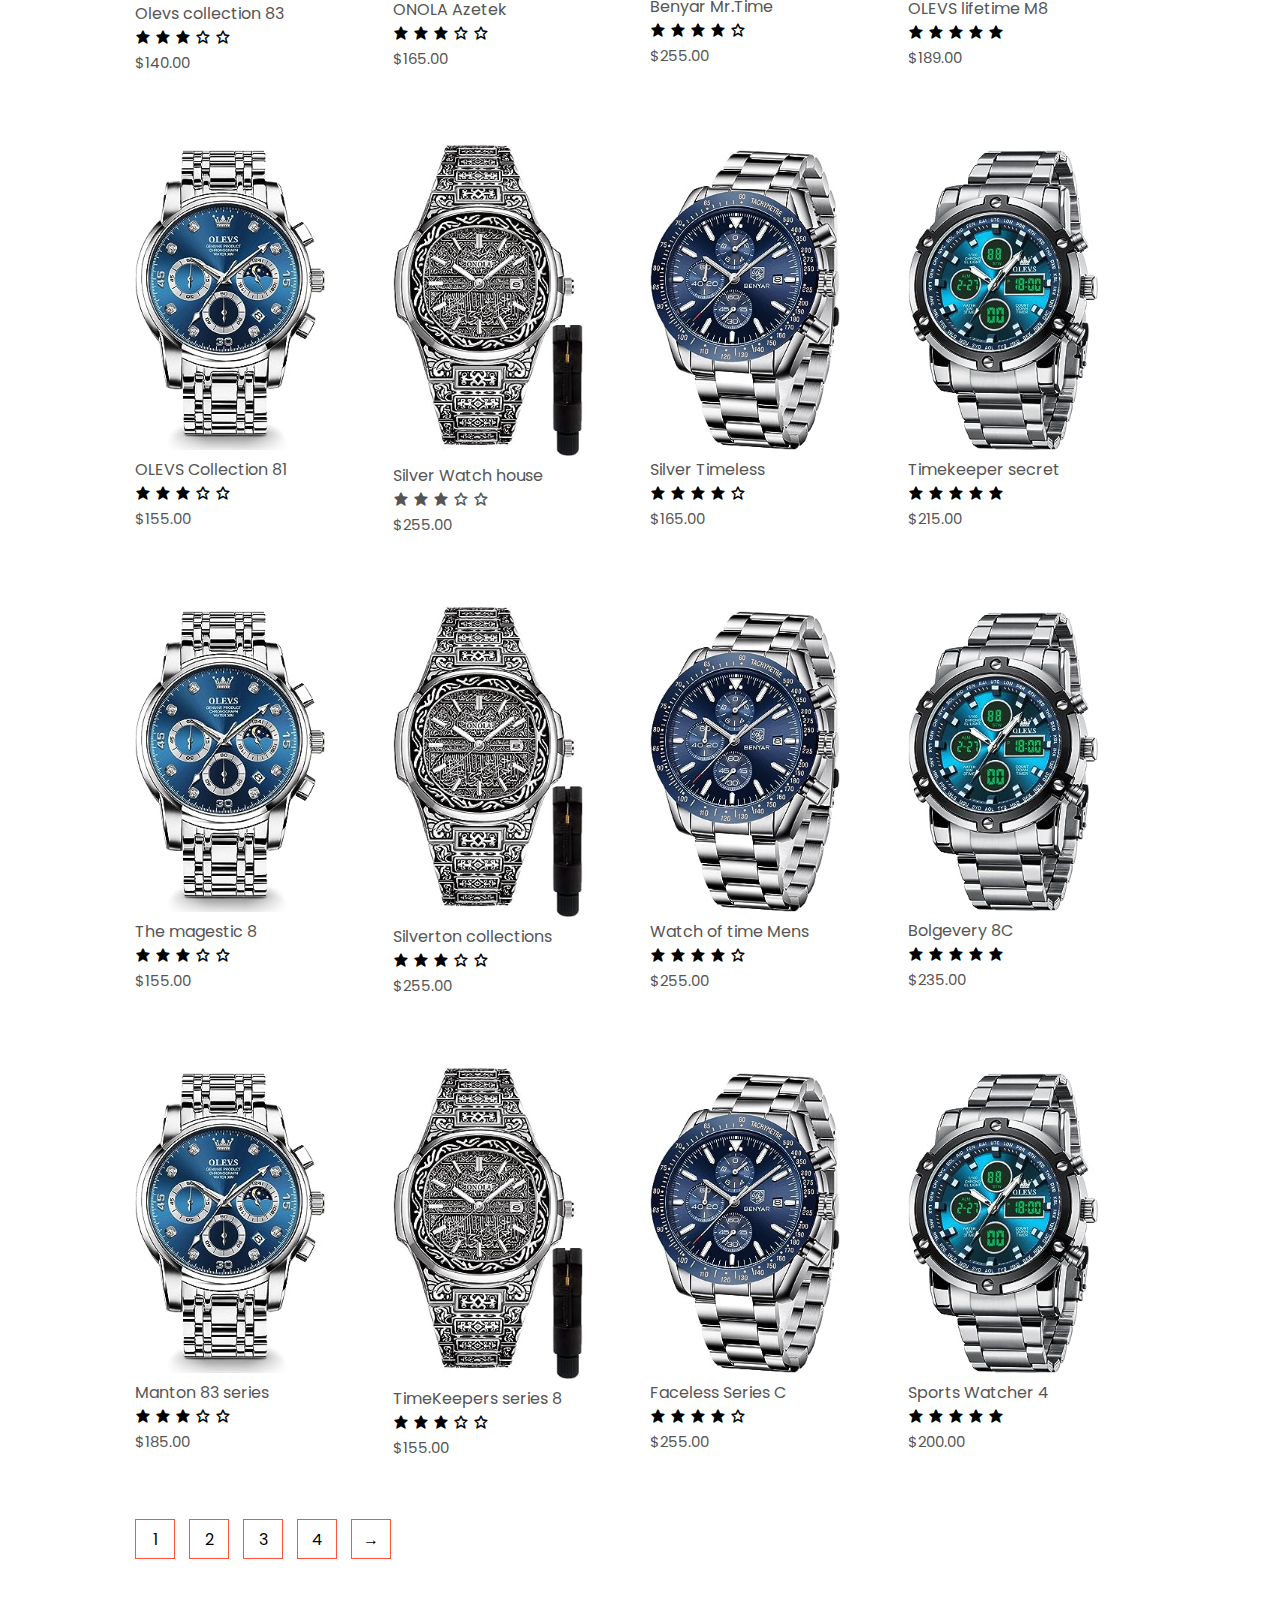
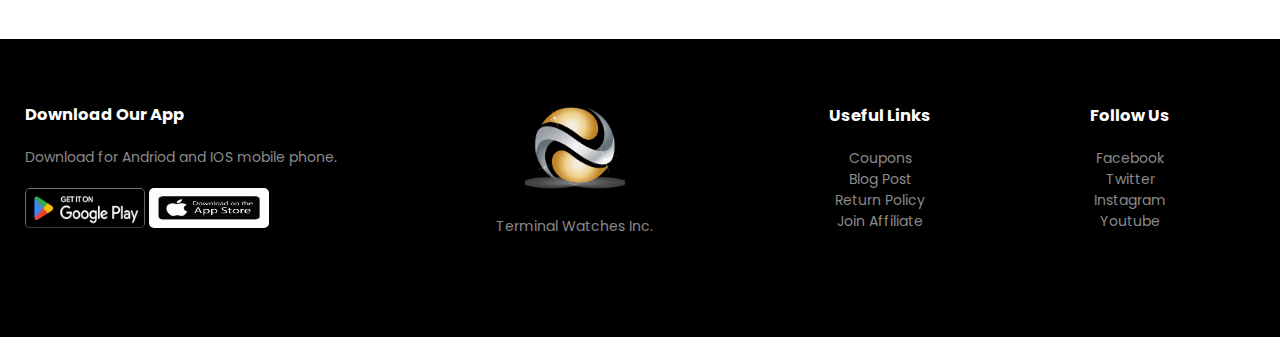
<file: Ecommerce/Products.html>
<!DOCTYPE html>
<html lang="en">
<head>
    <meta charset="UTF-8">
    <meta name = "viewport" content="width=device-width, initial-scale=1.0">
    <title>Products</title>
    <link rel="stylesheet" href="style.css">
    <link rel="stylesheet"  href='https://unpkg.com/boxicons@2.1.4/css/boxicons.min.css'>
</head>
<body>
    
    <div class = "container">
    <div class ="navbar">
        <div class="logo">
            <img src ="images/logo.png" width="80px">
      
     </div>
     <nav>
        <ul id ="MenuItems">
            <li><a href="Ecommerce.html">Home</a></li>
            <li><a href="">Products</a></li>
            <li><a href="">About</a></li>
            <li><a href="">Contact</a></li>
            <li><a href="">Account</a></li>
            
        </ul>
     </nav>
     <img src ="images/cart.jpg" width = " 30px" height = "30px">
     <img src ="images/menu.png" class ="menu" onclick = "menutoggle()">
    </div>
   
    </div>




    

<div class ="small-container">
    <div class ="row row-2">
        <h2> All Products</h2>
        <select>
            <option>Default Sorting</option>
            <option>Sort by Price</option>
            <option>Sort by Popularity</option>
            <option>Sort by Rating</option>
            <option>Sort by Sale</option>

        </select>
    </div>
    <div class="row">
    <div class = "col-4">
         <a href ="ProductDetails3.html"> <img src="images/product-1.jpg"></a>
        <h4>Crownface Plus</h4>
        <div class="rating">
            <i class='bx bxs-star' ></i>
            <i class='bx bxs-star' ></i>
            <i class='bx bxs-star' ></i>
            <i class='bx bx-star'></i>
            <i class='bx bx-star'></i>
        </div>
        <p>$155.00</p>
    </div>
    <div class = "col-4">
        <img src="images/product-2.jpg">
        <h4>Silver Matches Mens</h4>
        <div class="rating">
            <i class='bx bxs-star' ></i>
            <i class='bx bxs-star' ></i>
            <i class='bx bxs-star' ></i>
            <i class='bx bx-star'></i>
            <i class='bx bx-star'></i>
        </div>
        <p>$105.00</p>
    </div>
    <div class = "col-4">
        <img src="images/product-3.jpg">
        <h4>A|X Blueface Mens</h4>
        <div class="rating">
            <i class='bx bxs-star' ></i>
            <i class='bx bxs-star' ></i>
            <i class='bx bxs-star' ></i>
            <i class='bx bxs-star' ></i>
            <i class='bx bx-star'></i>
        </div>
        <p>$250.00</p>
    </div>
    <div class = "col-4">
        <img src="images/product-4.jpg">
        <h4>Express Crown series Mens</h4>
        <div class="rating">
            <i class='bx bxs-star' ></i>
            <i class='bx bxs-star' ></i>
            <i class='bx bxs-star' ></i>
            <i class='bx bxs-star' ></i>
            <i class='bx bxs-star' ></i>
        </div>
        <p>$215.00</p>
    </div>
</div>
<div class="row">
    <div class = "col-4">
        <img src="images/product-1.jpg">
        <h4>Diamond Face M23</h4>
        <div class="rating">
            <i class='bx bxs-star' ></i>
            <i class='bx bxs-star' ></i>
            <i class='bx bxs-star' ></i>
            <i class='bx bx-star'></i>
            <i class='bx bx-star'></i>
        </div>
        <p>$165.00</p>
    </div>
    <div class = "col-4">
        <img src="images/product-2.jpg">
        <h4>Geneva diamond ring</h4>
        <div class="rating">
            <i class='bx bxs-star' ></i>
            <i class='bx bxs-star' ></i>
            <i class='bx bxs-star' ></i>
            <i class='bx bx-star'></i>
            <i class='bx bx-star'></i>
        </div>
        <p>$235.00</p>
    </div>
    <div class = "col-4">
        <img src="images/product-3.jpg">
        <h4>Crown of Diamonds</h4>
        <div class="rating">
            <i class='bx bxs-star' ></i>
            <i class='bx bxs-star' ></i>
            <i class='bx bxs-star' ></i>
            <i class='bx bxs-star' ></i>
            <i class='bx bx-star'></i>
        </div>
        <p>$275.00</p>
    </div>
    <div class = "col-4">
        <img src="images/product-4.jpg">
        <h4>Pintime Series 8</h4>
        <div class="rating">
            <i class='bx bxs-star' ></i>
            <i class='bx bxs-star' ></i>
            <i class='bx bxs-star' ></i>
            <i class='bx bxs-star' ></i>
            <i class='bx bxs-star' ></i>
        </div>
        <p>$245.00</p>
    </div>
</div>
<div class="row">
    <div class = "col-4">
        <img src="images/product-9.jpg">
        <h4>Olevs collection 83</h4>
        <div class="rating">
            <i class='bx bxs-star' ></i>
            <i class='bx bxs-star' ></i>
            <i class='bx bxs-star' ></i>
            <i class='bx bx-star'></i>
            <i class='bx bx-star'></i>
        </div>
        <p>$140.00</p>
    </div>
    <div class = "col-4">
        <img src="images/product-10.jpg">
        <h4>ONOLA Azetek </h4>
        <div class="rating">
            <i class='bx bxs-star' ></i>
            <i class='bx bxs-star' ></i>
            <i class='bx bxs-star' ></i>
            <i class='bx bx-star'></i>
            <i class='bx bx-star'></i>
        </div>
        <p>$165.00</p>
    </div>
    <div class = "col-4">
        <img src="images/product-11.jpg">
        <h4>Benyar Mr.Time</h4>
        <div class="rating">
            <i class='bx bxs-star' ></i>
            <i class='bx bxs-star' ></i>
            <i class='bx bxs-star' ></i>
            <i class='bx bxs-star' ></i>
            <i class='bx bx-star'></i>
        </div>
        <p>$255.00</p>
    </div>
    <div class = "col-4">
        <img src="images/product-12.jpg">
        <h4>OLEVS lifetime M8</h4>
        <div class="rating">
            <i class='bx bxs-star' ></i>
            <i class='bx bxs-star' ></i>
            <i class='bx bxs-star' ></i>
            <i class='bx bxs-star' ></i>
            <i class='bx bxs-star' ></i>
        </div>
        <p>$189.00</p>
    </div>
</div>
<div class="row">
    <div class = "col-4">
        <img src="images/product-5.jpg">
        <h4>OLEVS Collection 81</h4>
        <div class="rating">
            <i class='bx bxs-star' ></i>
            <i class='bx bxs-star' ></i>
            <i class='bx bxs-star' ></i>
            <i class='bx bx-star'></i>
            <i class='bx bx-star'></i>
        </div>
        <p>$155.00</p>
    </div>
    <div class = "col-4">
        <img src="images/product-6.jpg">
        <h4>Silver Watch house <h4>
      <div class="rating">
            <i class='bx bxs-star' ></i>
            <i class='bx bxs-star' ></i>
            <i class='bx bxs-star' ></i>
            <i class='bx bx-star'></i>
            <i class='bx bx-star'></i>
        </div>
        <p>$255.00</p>
    </div>
    <div class = "col-4">
        <img src="images/product-7.jpg">
        <h4>Silver Timeless</h4>
        <div class="rating">
            <i class='bx bxs-star' ></i>
            <i class='bx bxs-star' ></i>
            <i class='bx bxs-star' ></i>
            <i class='bx bxs-star' ></i>
            <i class='bx bx-star'></i>
        </div>
        <p>$165.00</p>
    </div>
    <div class = "col-4">
        <img src="images/product-8.jpg">
        <h4>Timekeeper secret</h4>
        <div class="rating">
            <i class='bx bxs-star' ></i>
            <i class='bx bxs-star' ></i>
            <i class='bx bxs-star' ></i>
            <i class='bx bxs-star' ></i>
            <i class='bx bxs-star' ></i>
        </div>
        <p>$215.00</p>
    </div>
</div>
<div class="row">
    <div class = "col-4">
        <img src="images/product-5.jpg">
        <h4>The magestic 8</h4>
        <div class="rating">
            <i class='bx bxs-star' ></i>
            <i class='bx bxs-star' ></i>
            <i class='bx bxs-star' ></i>
            <i class='bx bx-star'></i>
            <i class='bx bx-star'></i>
        </div>
        <p>$155.00</p>
    </div>
    <div class = "col-4">
        <img src="images/product-6.jpg">
        <h4>Silverton collections</h4>
        <div class="rating">
            <i class='bx bxs-star' ></i>
            <i class='bx bxs-star' ></i>
            <i class='bx bxs-star' ></i>
            <i class='bx bx-star'></i>
            <i class='bx bx-star'></i>
        </div>
        <p>$255.00</p>
    </div>
    <div class = "col-4">
        <img src="images/product-7.jpg">
        <h4>Watch of time Mens</h4>
        <div class="rating">
            <i class='bx bxs-star' ></i>
            <i class='bx bxs-star' ></i>
            <i class='bx bxs-star' ></i>
            <i class='bx bxs-star' ></i>
            <i class='bx bx-star'></i>
        </div>
        <p>$255.00</p>
    </div>
    <div class = "col-4">
        <img src="images/product-8.jpg">
        <h4>Bolgevery 8C</h4>
        <div class="rating">
            <i class='bx bxs-star' ></i>
            <i class='bx bxs-star' ></i>
            <i class='bx bxs-star' ></i>
            <i class='bx bxs-star' ></i>
            <i class='bx bxs-star' ></i>
        </div>
        <p>$235.00</p>
    </div>
</div>
<div class="row">
    <div class = "col-4">
        <img src="images/product-5.jpg">
        <h4>Manton 83 series</h4>
        <div class="rating">
            <i class='bx bxs-star' ></i>
            <i class='bx bxs-star' ></i>
            <i class='bx bxs-star' ></i>
            <i class='bx bx-star'></i>
            <i class='bx bx-star'></i>
        </div>
        <p>$185.00</p>
    </div>
    <div class = "col-4">
        <img src="images/product-6.jpg">
        <h4>TimeKeepers series 8</h4>
        <div class="rating">
            <i class='bx bxs-star' ></i>
            <i class='bx bxs-star' ></i>
            <i class='bx bxs-star' ></i>
            <i class='bx bx-star'></i>
            <i class='bx bx-star'></i>
        </div>
        <p>$155.00</p>
    </div>
    <div class = "col-4">
        <img src="images/product-7.jpg">
        <h4>Faceless Series C</h4>
        <div class="rating">
            <i class='bx bxs-star' ></i>
            <i class='bx bxs-star' ></i>
            <i class='bx bxs-star' ></i>
            <i class='bx bxs-star' ></i>
            <i class='bx bx-star'></i>
        </div>
        <p>$255.00</p>
    </div>
    <div class = "col-4">
        <img src="images/product-8.jpg">
        <h4>Sports Watcher 4</h4>
        <div class="rating">
            <i class='bx bxs-star' ></i>
            <i class='bx bxs-star' ></i>
            <i class='bx bxs-star' ></i>
            <i class='bx bxs-star' ></i>
            <i class='bx bxs-star' ></i>
        </div>
        <p>$200.00</p>
    </div>
</div>
<div class = "page-btn">
    <span>1</span>
    <span>2</span>
    <span>3</span>
    <span>4</span>
    <span>&#8594;</span>
</div>
</div>


    <!---------------footer----------------->
    <div class="footer">
    <div class = "container">
        <div class = "row">
            <div class ="footer-col-1">
                <h3>Download Our App</h3>
                <p>Download for Andriod and IOS mobile phone.</p>
                <div class ="app-logo">
                    <img src ="images/app-logo.png">
                    <img src ="images/app-store2.jpg">
                </div>
            </div>
          
            <div class ="footer-col-2">
                <img src ="images/logo.png">
                <p>Terminal Watches Inc.</p>
            </div>
       
            <div class ="footer-col-3">
                <h3>Useful Links</h3>
                <ul>
                    <li>Coupons</li>
                    <li>Blog Post</li>
                    <li>Return Policy</li>
                    <li> Join Affiliate</li>
                </ul>
            </div>
            <div class ="footer-col-4">
                <h3>Follow Us</h3>
                <ul>
                    <li>Facebook</li>
                    <li>Twitter</li>
                    <li>Instagram</li>
                    <li>Youtube</li>
                </ul>
            </div>
        </div>
        </div>
    </div>


    <script>
        var MenuItems = document.getElementById("MenuItems");

        MenuItems.style.maxHeight = "0px";

        function menutoggle(){
            if(MenuItems.style.maxHeight == "0px")
            {
                MenuItems.style.maxHeight = "200px";
            }
            else
            {
                MenuItems.style.maxHeight ="0px";
            }
        }
    </script>
   

</body>



</html>
</file>
<file: style.css>
@import url('https://fonts.googleapis.com/css2?family=Montserrat:wght@500;600&family=Poppins:wght@200;300;400;500;700&display=swap');
html{

    scroll-behavior: smooth;
}

*{

    margin: 0;

    padding: 0;

    box-sizing: border-box;

  

}

 

body{

font-family: 'Poppins', sans-serif;

 

 

 

}

.navbar{

    display: flex;

    align-items: center;

    padding: 20px;

 

}

 

nav{

    flex: 1;

    text-align: right;

}

 

nav ul{

    display: inline-block;

    list-style-type: none;

}

nav ul li{

    display: inline-block;

    margin-right: 20px;

}

 

a{

text-decoration: none;

color: #555;

}

 

p{

    color: #555;

}

 

.container{

    max-width: 1300px;

    margin: auto;

    padding-left: 25px;

    padding-right: 25px;

}

 

.row{

    display: flex;

    align-items: center;

    flex-wrap: wrap;

    justify-content: space-around;

}

.col-2{

    flex-basis:50%;

    min-width: 300px;

   

}

 

.col-2 img{

    max-width: 100%;

    padding: 50px 0;

  

   

}

 

.col-2 h1{

    font-size: 50px;

    line-height: 60px;

    margin: 25px 0;

}

.btn{

    display: inline-block;

    background: #ff523b;

    color: #fff;

    padding: 8px 30px;

    margin: 30px 0;

    border-radius:30px;

    transition: 0.5s;

}

.btn:hover{

    background: #563434;

}

.header{

    background: radial-gradient(#fff,#ffd6d6);

}

 

.header .row{

    margin-top: 70px;

}

.categories{

    margin: 80px 0;

 

}

.col-3{

    flex: 30%;

    min-width: 250px;

    margin-bottom: 30px;

}

.col-3 img{

    width: 90%;

}

.small-container{

    max-width: 1080px;

    margin: auto;

    padding-left: 25px;

    padding-right: 25px;

}

.col-4{

    flex-basis: 25%;

    padding: 10px;

    min-width: 200px;

    margin-bottom: 50px;

    transition: transform 0.5s;

}

.col-4 img{

    width: 80%

}

.title{

    text-align: center;

    margin: 0 auto 80px;

    position: relative;

    line-height: 60px;

    color: #555;

}

.title::after{

    content: '';

    background: #ff523b;

    width: 80px;

    height: 5px;

    border-radius: 5px;

    position: absolute;

    bottom:  0;

    left: 50%;

    transform: translateX(-50%);

}

h4{

    color: #555;

    font-weight: normal;

 

}

.col-4 p{

    font-size: 15px;

}

.ranting .fa{

    color: #ff523b;

 

}

 

.col-4:hover{

    transform: translateY(-5px);

}

.offer{

    background: radial-gradient(#fff,#ffd6d6);

    margin-top: 80px;

 

    padding: 30px 0;

}

 

.testimonial{

  

    padding-top: 100px;

 

}

 

.testimonial .col-3{

  

    text-align: center;

    padding: 50px 30px ;

    box-shadow: 0 0 20px 0px rgba(0,0,0,0.1);

    cursor: pointer;

    transition: transform 0.5s;

}

.testimonial .col-3 img{

    width: 50px;

    margin-top: 20px;

    border-radius: 50%;

}

 

.testimonial .col-3:hover{

    transform: translateY(-10px)

}

 

.bx.bxs-quote-alt-left{

    font-size: 34px;

    color: #ff523b;

}

 

/*----------------brands-----------*/

 

.brands{

    margin: 100px auto;

   

}

 

.col-5{

    width: 160px;

}

 

.col-5 img{

    width: 100%;

    cursor: pointer;

    filter: grayscale(100%);

}

.col-5 img:hover{

    filter: grayscale(0);

}

/*------------footer------------*/

.footer{

  

    background: #000;

    color: #8a8a8a;

    font-size: 14px;

    padding: 60px 0 80px;

 

}

 

.footer p{

    color: #8a8a8a;

}

 

.footer h3{

    color: #fff;

    margin-bottom: 20px;

}

.footer-col-1, .footer-col-2, .footer-col-3, .footer-col-4{

    min-width: 250px;

    margin-bottom: 20px;

 

}

.footer-col-1{

    flex-basis: 30%; 

}

 

.footer-col-2{

    flex: 1;

    text-align: center;

}

 

.footer-col-2 img{

    width: 100px;

    margin-bottom: 20px;

}

.footer-col-3, .footer-col-4{

    flex-basis: 12%;

    text-align: center;

}

 

ul{

    list-style-type: none;

}

.app-logo{

    margin-top: 20px;

}

.app-logo img{

    width:120px;

    height: 40px;

    border-radius: 5px;

}

 

.menu{

    width: 30px;

   display: none;

    margin-left: 20px;

 

}

.page-btn{

    margin: 0 auto 80px;

}

.page-btn span{

    display: inline-block;

    border: 1px solid #ff523b;

    margin-left: 10px;

    width: 40px;

    height: 40px;

    text-align: center;

    line-height: 40px;

    cursor: pointer;

 

}

.page-btn span:hover{

    background: #ff523b;

}

 

/*-------AllProducts------*/

.row-2{

    justify-content: space-between;

    margin: 100px auto 50px;

}

select{

    border: 1px solid #ff523b;

    padding: 5px;

}

select:focus{

    outline: none;

}

 

/*-----------single product details-----------*/

.single-product{

    margin-top: 80px;

 

}

.single-product .col-2 img{

    padding:  0px;

    margin-left: 300px;

    padding-right: 70px;

  

}

.single-product .col-2{

    padding: 20px;

 

}

.single-product h4{

    margin: 20px 0;

    font-size: 22px;

    font-weight: bold;

}

.single-product select{

    display: block;

    padding: 10px;

    margin-top: 20px;

}

input:focus{

    outline: none;

}

.single-product input{

    width: 50px;

    height: 40px;

    padding-left: 10px;

    font-size: 20px;

    margin-right: 10px;

    border: 1px solid #ff523b;

}

.single-row{

   

        display: flex;

   

 

}

 

.single-product .bx.bx{

    color: #ff523b;

    margin-left: 10px;

}

 

 

/*-------------carpage---------*/

.cart-page{

margin: 80px auto;

}

 

table{

width: 100%;

border-collapse: collapse;

 

}

 

.cart-info{

display: flex;

flex-wrap: wrap;

 

 

}

th{

text-align: left;

padding: 5px;

color: #fff;

background: #ff523b;

font-weight: normal;

 

}

td{

padding: 10px 5px;

 

}

td input{

width: 40px;

height: 30px;

padding: 5px;

 

 

}

 

td a{

color: #ff523b;

font-size: 12px;

 

}

td img{

width: 80px;

height: 80px;

 

 

}

 

.total-price{

display: flex;

justify-content: flex-end;

 

}

 

.total-price table{

border-top: 3px solid #ff523b;

width: 100%;

max-width: 400px;

 

}

td:last-child{

text-align: right;

 

}

th:last-child{

text-align: right;

}

 

 

 

.account-page{

padding: 50px 0;

background: radial-gradient(#fff, #ffd6d6);

 

}

.form-container{

background: #fff;

width: 300px;

height: 400px;

position: relative;

text-align: center;

padding: 20px 0;

margin: auto;

box-shadow: 0 0 20px 0px rgba(0,0,0.1);

overflow: hidden;

 

}

 

 

.form-container span{

 

font-weight: bold;

padding: 0 10px;

color: #555;

cursor: pointer;

width: 100px;

display: inline-block;

}

 

.form-btn{

display: inline-block;

}

 

.form-container form{

max-width: 300px;

padding: 0 20px;

position: absolute;

top: 130px;

transition: transform 2s;

}

 

form input{

width: 100%;

height: 30px;

margin: 10px 0;

padding: 0 10px;

border: 1px solid #ccc;

}

 

form .btn{

width: 100%;

border: none;

cursor: pointer;

margin: 10px 0;

}

 

form .btn:focus{

outline: none;

}

 

 

#LoginForm{

                left: -300px;

               

}

#RegForm{

                left: 0;

}

 

form a{

font-size: 12px;

 

}

 

#indicator{

width: 100px;

border: none;

background: #ff523b;

height: 3px;

margin-top: 8px;

transform: translate(100px);

transition: transform 1s;

}

 

 

 

 

 

/*------------------media query-------------*/

 

@media only screen and (max-width: 800px){

    nav ul{

        position: absolute;

        top: 70px;

        left: 0;

        background: #555;

        width: 100%;

        overflow: hidden;

        transition: max-height 0.5s;

       

        

    }

    nav ul li{

        display: block;

        margin-right: 50px;

        margin-top: 10px;

        margin-bottom: 10px;

    }

    nav ul li a{

        color: #fff;

    }

    .menu{

        display: block;

        cursor: pointer;

    }

    .single-product .col-2 img{

        margin-left: 0px;

        width: 100%;

    }

    @media only screen and (max-width:600px){

        .row{

            text-align: center;

 

        }

        .col-2, .col-3, .col-4{

            flex-basis: 100%;

   

        }

        .single-product .col-2 img{

            margin-left: 0px;

            width: 100%;

        }

                .cart-info p{

                display: none;

                }

   

    }

 

    @media only screen and (max-width: 500px){

    .single-product .col-2 img{

        margin-left: 0px;

        width: 100%;

    }

 

   

}

}
</file>
<file: Ecommerce/style.css>
@import url('https://fonts.googleapis.com/css2?family=Montserrat:wght@500;600&family=Poppins:wght@200;300;400;500;700&display=swap');
html{

    scroll-behavior: smooth;
}

*{

    margin: 0;

    padding: 0;

    box-sizing: border-box;

  

}

 

body{

font-family: 'Poppins', sans-serif;

 

 

 

}

.navbar{

    display: flex;

    align-items: center;

    padding: 20px;

 

}

 

nav{

    flex: 1;

    text-align: right;

}

 

nav ul{

    display: inline-block;

    list-style-type: none;

}

nav ul li{

    display: inline-block;

    margin-right: 20px;

}

 

a{

text-decoration: none;

color: #555;

}

 

p{

    color: #555;

}

 

.container{

    max-width: 1300px;

    margin: auto;

    padding-left: 25px;

    padding-right: 25px;

}

 

.row{

    display: flex;

    align-items: center;

    flex-wrap: wrap;

    justify-content: space-around;

}

.col-2{

    flex-basis:50%;

    min-width: 300px;

   

}

 

.col-2 img{

    max-width: 100%;

    padding: 50px 0;

  

   

}

 

.col-2 h1{

    font-size: 50px;

    line-height: 60px;

    margin: 25px 0;

}

.btn{

    display: inline-block;

    background: #ff523b;

    color: #fff;

    padding: 8px 30px;

    margin: 30px 0;

    border-radius:30px;

    transition: 0.5s;

}

.btn:hover{

    background: #563434;

}

.header{

    background: radial-gradient(#fff,#ffd6d6);

}

 

.header .row{

    margin-top: 70px;

}

.categories{

    margin: 80px 0;

 

}

.col-3{

    flex: 30%;

    min-width: 250px;

    margin-bottom: 30px;

}

.col-3 img{

    width: 90%;

}

.small-container{

    max-width: 1080px;

    margin: auto;

    padding-left: 25px;

    padding-right: 25px;

}

.col-4{

    flex-basis: 25%;

    padding: 10px;

    min-width: 200px;

    margin-bottom: 50px;

    transition: transform 0.5s;

}

.col-4 img{

    width: 80%

}

.title{

    text-align: center;

    margin: 0 auto 80px;

    position: relative;

    line-height: 60px;

    color: #555;

}

.title::after{

    content: '';

    background: #ff523b;

    width: 80px;

    height: 5px;

    border-radius: 5px;

    position: absolute;

    bottom:  0;

    left: 50%;

    transform: translateX(-50%);

}

h4{

    color: #555;

    font-weight: normal;

 

}

.col-4 p{

    font-size: 15px;

}

.ranting .fa{

    color: #ff523b;

 

}

 

.col-4:hover{

    transform: translateY(-5px);

}

.offer{

    background: radial-gradient(#fff,#ffd6d6);

    margin-top: 80px;

 

    padding: 30px 0;

}

 

.testimonial{

  

    padding-top: 100px;

 

}

 

.testimonial .col-3{

  

    text-align: center;

    padding: 50px 30px ;

    box-shadow: 0 0 20px 0px rgba(0,0,0,0.1);

    cursor: pointer;

    transition: transform 0.5s;

}

.testimonial .col-3 img{

    width: 50px;

    margin-top: 20px;

    border-radius: 50%;

}

 

.testimonial .col-3:hover{

    transform: translateY(-10px)

}

 

.bx.bxs-quote-alt-left{

    font-size: 34px;

    color: #ff523b;

}

 

/*----------------brands-----------*/

 

.brands{

    margin: 100px auto;

   

}

 

.col-5{

    width: 160px;

}

 

.col-5 img{

    width: 100%;

    cursor: pointer;

    filter: grayscale(100%);

}

.col-5 img:hover{

    filter: grayscale(0);

}

/*------------footer------------*/

.footer{

  

    background: #000;

    color: #8a8a8a;

    font-size: 14px;

    padding: 60px 0 80px;

 

}

 

.footer p{

    color: #8a8a8a;

}

 

.footer h3{

    color: #fff;

    margin-bottom: 20px;

}

.footer-col-1, .footer-col-2, .footer-col-3, .footer-col-4{

    min-width: 250px;

    margin-bottom: 20px;

 

}

.footer-col-1{

    flex-basis: 30%; 

}

 

.footer-col-2{

    flex: 1;

    text-align: center;

}

 

.footer-col-2 img{

    width: 100px;

    margin-bottom: 20px;

}

.footer-col-3, .footer-col-4{

    flex-basis: 12%;

    text-align: center;

}

 

ul{

    list-style-type: none;

}

.app-logo{

    margin-top: 20px;

}

.app-logo img{

    width:120px;

    height: 40px;

    border-radius: 5px;

}

 

.menu{

    width: 30px;

   display: none;

    margin-left: 20px;

 

}

.page-btn{

    margin: 0 auto 80px;

}

.page-btn span{

    display: inline-block;

    border: 1px solid #ff523b;

    margin-left: 10px;

    width: 40px;

    height: 40px;

    text-align: center;

    line-height: 40px;

    cursor: pointer;

 

}

.page-btn span:hover{

    background: #ff523b;

}

 

/*-------AllProducts------*/

.row-2{

    justify-content: space-between;

    margin: 100px auto 50px;

}

select{

    border: 1px solid #ff523b;

    padding: 5px;

}

select:focus{

    outline: none;

}

 

/*-----------single product details-----------*/

.single-product{

    margin-top: 80px;

 

}

.single-product .col-2 img{

    padding:  0px;

    margin-left: 300px;

    padding-right: 70px;

  

}

.single-product .col-2{

    padding: 20px;

 

}

.single-product h4{

    margin: 20px 0;

    font-size: 22px;

    font-weight: bold;

}

.single-product select{

    display: block;

    padding: 10px;

    margin-top: 20px;

}

input:focus{

    outline: none;

}

.single-product input{

    width: 50px;

    height: 40px;

    padding-left: 10px;

    font-size: 20px;

    margin-right: 10px;

    border: 1px solid #ff523b;

}

.single-row{

   

        display: flex;

   

 

}

 

.single-product .bx.bx{

    color: #ff523b;

    margin-left: 10px;

}

 

 

/*-------------carpage---------*/

.cart-page{

margin: 80px auto;

}

 

table{

width: 100%;

border-collapse: collapse;

 

}

 

.cart-info{

display: flex;

flex-wrap: wrap;

 

 

}

th{

text-align: left;

padding: 5px;

color: #fff;

background: #ff523b;

font-weight: normal;

 

}

td{

padding: 10px 5px;

 

}

td input{

width: 40px;

height: 30px;

padding: 5px;

 

 

}

 

td a{

color: #ff523b;

font-size: 12px;

 

}

td img{

width: 80px;

height: 80px;

 

 

}

 

.total-price{

display: flex;

justify-content: flex-end;

 

}

 

.total-price table{

border-top: 3px solid #ff523b;

width: 100%;

max-width: 400px;

 

}

td:last-child{

text-align: right;

 

}

th:last-child{

text-align: right;

}

 

 

 

.account-page{

padding: 50px 0;

background: radial-gradient(#fff, #ffd6d6);

 

}

.form-container{

background: #fff;

width: 300px;

height: 400px;

position: relative;

text-align: center;

padding: 20px 0;

margin: auto;

box-shadow: 0 0 20px 0px rgba(0,0,0.1);

overflow: hidden;

 

}

 

 

.form-container span{

 

font-weight: bold;

padding: 0 10px;

color: #555;

cursor: pointer;

width: 100px;

display: inline-block;

}

 

.form-btn{

display: inline-block;

}

 

.form-container form{

max-width: 300px;

padding: 0 20px;

position: absolute;

top: 130px;

transition: transform 2s;

}

 

form input{

width: 100%;

height: 30px;

margin: 10px 0;

padding: 0 10px;

border: 1px solid #ccc;

}

 

form .btn{

width: 100%;

border: none;

cursor: pointer;

margin: 10px 0;

}

 

form .btn:focus{

outline: none;

}

 

 

#LoginForm{

                left: -300px;

               

}

#RegForm{

                left: 0;

}

 

form a{

font-size: 12px;

 

}

 

#indicator{

width: 100px;

border: none;

background: #ff523b;

height: 3px;

margin-top: 8px;

transform: translate(100px);

transition: transform 1s;

}

 

 

 

 

 

/*------------------media query-------------*/

 

@media only screen and (max-width: 800px){

    nav ul{

        position: absolute;

        top: 70px;

        left: 0;

        background: #555;

        width: 100%;

        overflow: hidden;

        transition: max-height 0.5s;

       

        

    }

    nav ul li{

        display: block;

        margin-right: 50px;

        margin-top: 10px;

        margin-bottom: 10px;

    }

    nav ul li a{

        color: #fff;

    }

    .menu{

        display: block;

        cursor: pointer;

    }

    .single-product .col-2 img{

        margin-left: 0px;

        width: 100%;

    }

    @media only screen and (max-width:600px){

        .row{

            text-align: center;

 

        }

        .col-2, .col-3, .col-4{

            flex-basis: 100%;

   

        }

        .single-product .col-2 img{

            margin-left: 0px;

            width: 100%;

        }

                .cart-info p{

                display: none;

                }

   

    }

 

    @media only screen and (max-width: 500px){

    .single-product .col-2 img{

        margin-left: 0px;

        width: 100%;

    }

 

   

}

}
</file>
